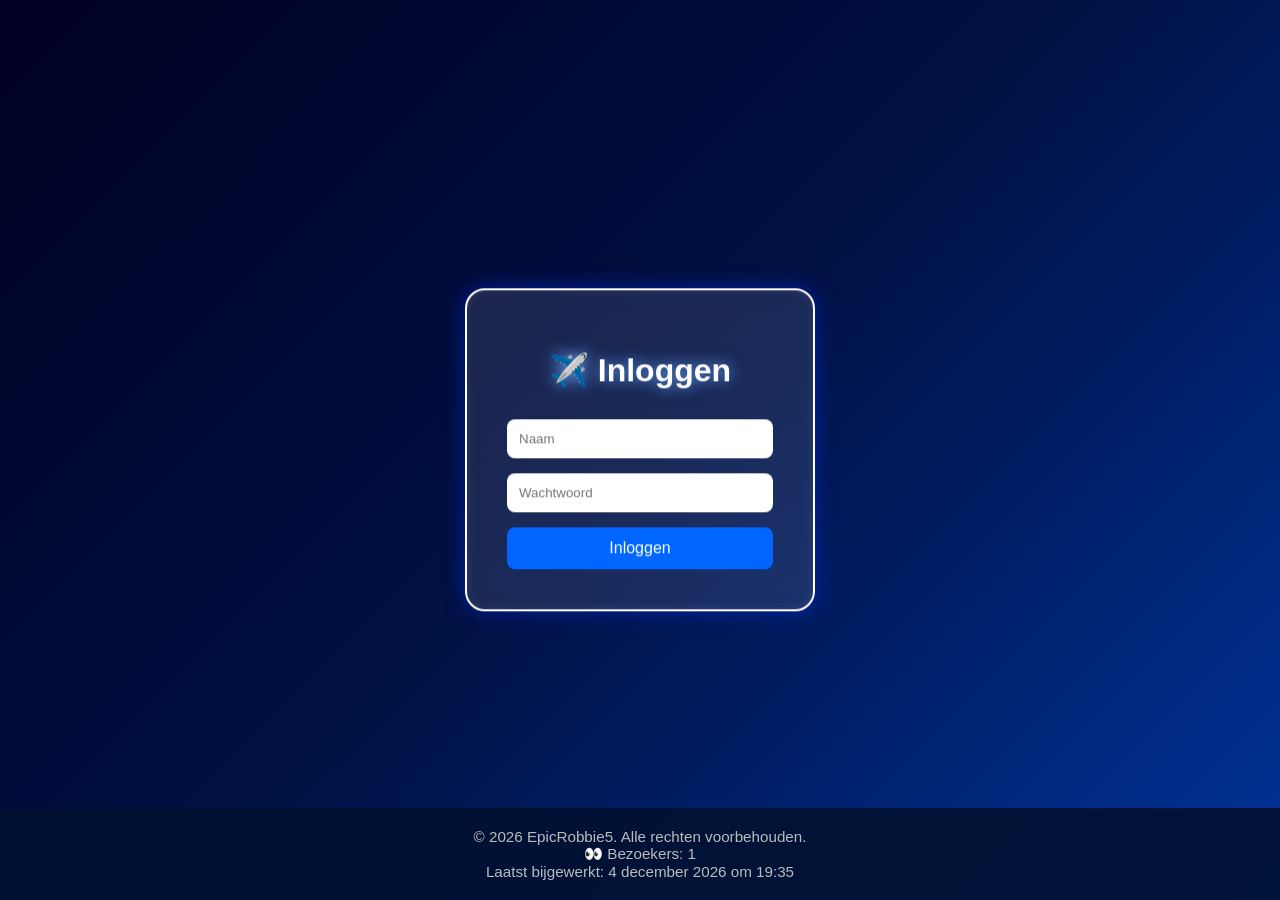
<file: index.html>
<!DOCTYPE html>
<html lang="nl">
<head>
    <meta charset="UTF-8">
    <meta name="viewport" content="width=device-width, initial-scale=1.0">
    <title>Home - Mijn Website</title>
    <link rel="icon" type="image/png" href="favicon.png">
    <link rel="stylesheet" href="style.css">
</head>
<body>
    <script>
    if (
        localStorage.getItem("loggedIn")
        !== "true"
    ) {
        location.href = "login.html";
    }
    </script>
    <div class="topnav">
        <a href="index.html" class="active">Home</a>
        <a href="vliegtuigen.html">Vliegtuigen ✈️</a>
        <a href="helikopters.html">Helikopters</a>
        <a href="over-mij.html">Over mij</a>
        <a href="contact.html">Contact</a>
        <a href="game.html">Game</a>
        <a href="settings.html">Instellingen</a>
        <a class="logoutBtn" href="#" onclick="logout()">Uitloggen</a>
    </div>

    <div class="container">
        <div class="hero">
            <h1>Welkom 👋</h1>
        </div>

        <div class="content">
            <h2>Over deze website</h2>
            <p>Dit is mijn eerste website gebouwd met HTML, CSS en GitHub Pages. Verken de verschillende pagina's om meer over mij en mijn interesses te weten te komen!</p>
            
            <h3>Wat je hier kunt vinden:</h3>
            <ul>
                <li><strong>Vliegtuigen:</strong> Mijn fascinatie voor luchtvaart</li>
                <li><strong>Over mij:</strong> Meer informatie over wie ik ben</li>
                <li><strong>Contact:</strong> Neem contact met me op</li>
            </ul>
            <h3>Heb je tips?</h3>
            <ul>
                <li>GitHub</li>
                <li><a href="contact.html">Contact</a></li>
            </ul>
        </div>
    </div>
    <footer>
        <p>&copy; 2026 EpicRobbie5. Alle rechten voorbehouden.</p>
        <p>👀 Bezoekers: <span id="visits"></span></p>
        <p>Laatst bijgewerkt: <span id="lastUpdate"></span></p>
    </footer>
    <script>
    function logout() {

        localStorage.removeItem(
            "loggedIn"
        );

        location.href = "login.html";
    }
    </script>
    <script>
        const datum = new Date(document.lastModified);

        document.getElementById("lastUpdate").textContent =
            datum.toLocaleString("nl-BE", {
                day: "numeric",
                month: "long",
                year: "numeric",
                hour: "2-digit",
                minute: "2-digit"
            });
    </script>
    <script>
        let visits = localStorage.getItem("visits") || 0;
        visits++;
        localStorage.setItem("visits", visits);
        document.getElementById("visits").textContent = visits;
    </script>
</body>
</html>
</file>
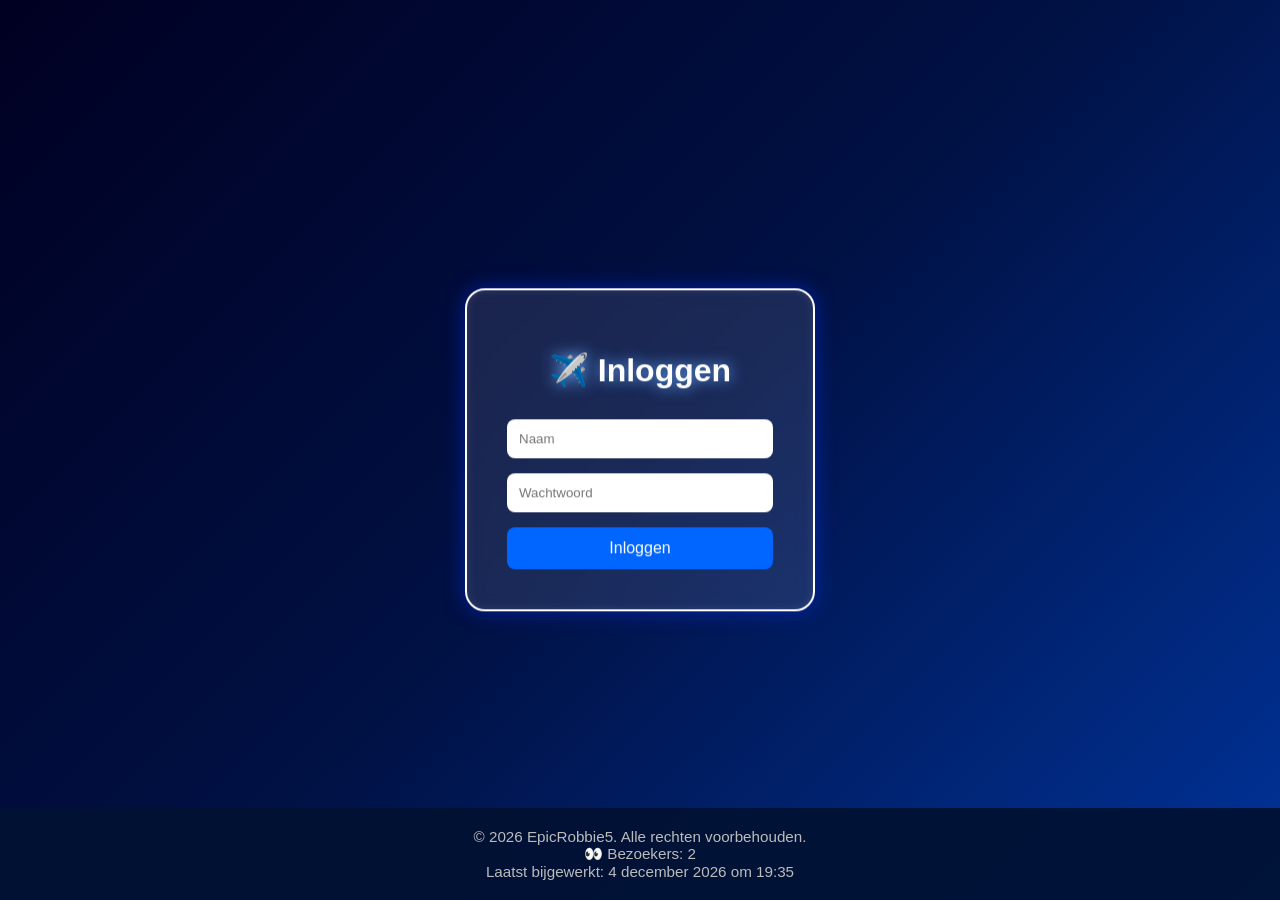
<file: airbus.html>
<!DOCTYPE html>
<html lang="nl">
<head>
    <meta charset="UTF-8">
    <meta name="viewport" content="width=device-width, initial-scale=1.0">
    <title>Airbus - Mijn Website</title>
    <link rel="stylesheet" href="style.css">
</head>
<body>
    <body>
    <script>
    if (
        localStorage.getItem("loggedIn")
        !== "true"
    ) {
        location.href = "login.html";
    }
    </script>
    <div class="topnav">
        <a href="index.html">Home</a>
        <a href="vliegtuigen.html">Vliegtuigen ✈️</a>
        <a href="over-mij.html">Over mij</a>
        <a href="contact.html">Contact</a>
    </div>

    <div class="container">
        <h1>Airbus ✈️</h1>
        
        <div class="content">
            <h2>De Airbus Groep</h2>
            <p>Airbus is een Europese multinational die civiele en militaire vliegtuigen, helikopters en ruimtevaartuigen produceert. Het is een van de grootste luchtvaartfabrikanten ter wereld en een directe concurrent van Boeing.</p>

            <h2>Beroemde Airbus Vliegtuigen</h2>

            <div class="card">
                <h3>🛫 Airbus A380 - Mega Airliner</h3>
                <p><strong>Intro:</strong> 2007</p>
                <p><strong>Passagiers:</strong> Tot 853 passagiers</p>
                <p><strong>Beschrijving:</strong> De Airbus A380 is momenteel het grootste passagiersvliegtuig ter wereld. Dit dubbeldeks langafstandsvliegtuig biedt ongekende capaciteit. Het kan tot 853 passagiers vervoeren in een driedeksconfiguratie. Het A380 is een symbool van luxe en comfort.</p>
            </div>

            <div class="card">
                <h3>🛫 Airbus A350 XWB</h3>
                <p><strong>Intro:</strong> 2015</p>
                <p><strong>Passagiers:</strong> Tot 440 passagiers</p>
                <p><strong>Beschrijving:</strong> De Airbus A350 XWB (Extra Wide Body) is een langafstandsvliegtuig met twee motoren. Het staat bekend om zijn geavanceerde technologie, hoge brandstofefficiëntie en comfort. De A350 concurreert direct met de Boeing 787 Dreamliner.</p>
            </div>

            <div class="card">
                <h3>🛫 Airbus A320</h3>
                <p><strong>Intro:</strong> 1988</p>
                <p><strong>Passagiers:</strong> Tot 194 passagiers</p>
                <p><strong>Beschrijving:</strong> De Airbus A320 is het meest populaire korthaul- en middelhausvliegtuig ter wereld. Dit toesteluig is wijdverbreid en betrouwbaar, met meer dan 10.000 in dienst. Het is het werkpaard van moderne luchtvaartmaatschappijen.</p>
            </div>

            <div class="card">
                <h3>🛫 Airbus A330</h3>
                <p><strong>Intro:</strong> 1992</p>
                <p><strong>Passagiers:</strong> Tot 440 passagiers</p>
                <p><strong>Beschrijving:</strong> De Airbus A330 is een wijdlichaams langafstandsvliegtuig met twee motoren. Het biedt excellent bereik en capaciteit, wat het populair maakt voor langafstandsroutes. De A330 is betrouwbaar en efficiënt.</p>
            </div>

            <div class="card">
                <h3>🛫 Airbus A220</h3>
                <p><strong>Intro:</strong> 2018</p>
                <p><strong>Passagiers:</strong> Tot 160 passagiers</p>
                <p><strong>Beschrijving:</strong> De Airbus A220 is een moderne regionale- en kortehausvliegtuig. Dit toestel staat bekend om zijn lagere brandstofverbruik en lagere geluidsniveaus. Het is een efficiënt en milieuvriendelijk vliegtuig.</p>
            </div>

            <h2>Airbus Feiten</h2>
            <ul>
                <li>🏢 Hoofdzetel in Toulouse, Frankrijk</li>
                <li>📅 Opgericht in 1970</li>
                <li>✈️ Een van de grootste vliegtuigfabrikanten ter wereld</li>
                <li>🌍 Actief in meer dan 180 landen</li>
                <li>💼 Werkt samen met honderden luchtvaartmaatschappijen</li>
                <li>🌱 Gecommitteerd aan duurzaamheid en innovatie</li>
            </ul>

        </div>
        <br></br>
        <div class="content">
            <h2>Terug naar overzicht</h2>
            <p><a href="vliegtuigen.html" style="color: #0066ff; font-weight: bold;">← Terug naar Vliegtuigen</a></p>
        </div>
    </div>

    <footer>
        <p>&copy; 2026 EpicRobbie5. Alle rechten voorbehouden.</p>
    </footer>
</body>
</html>
</file>
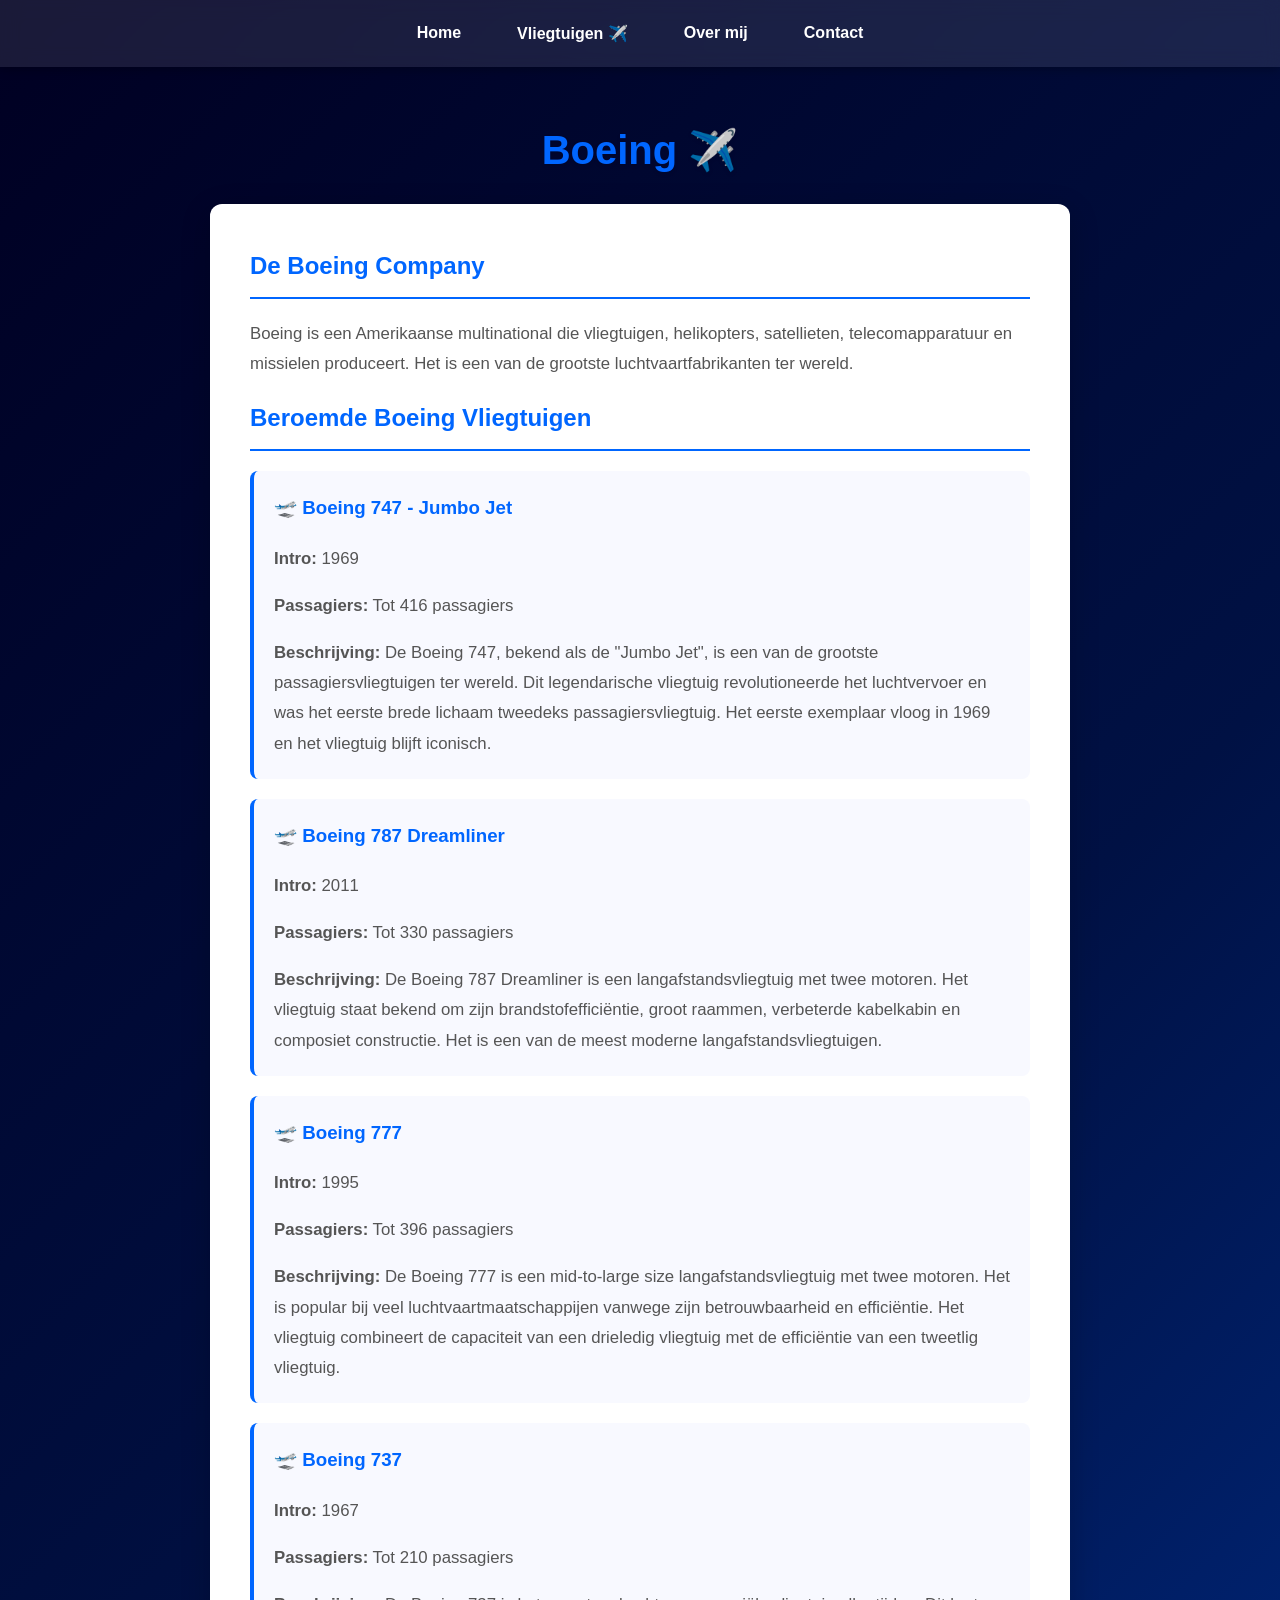
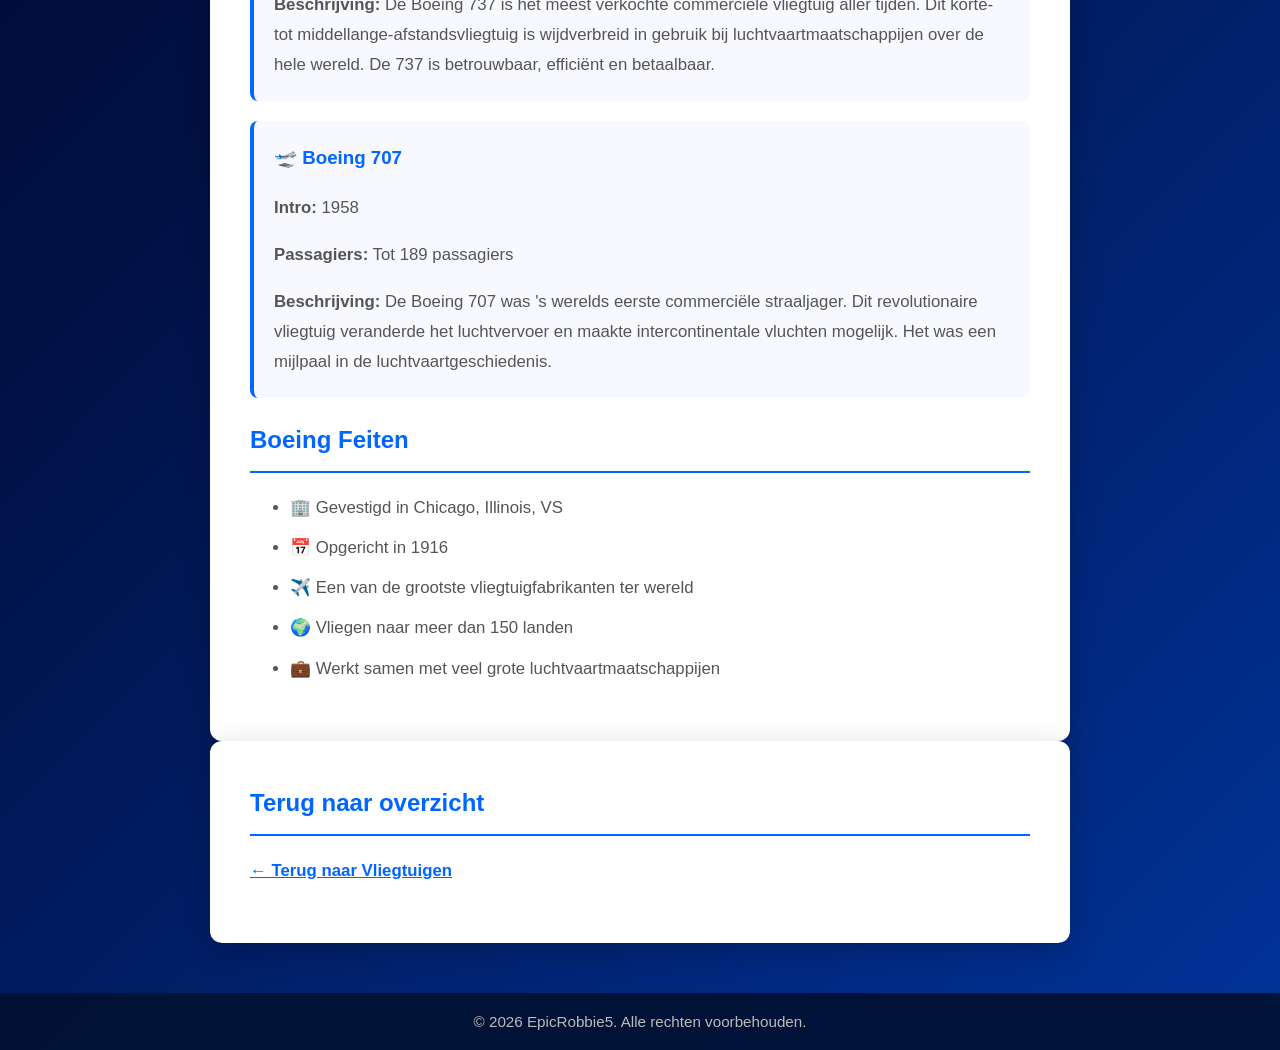
<file: boeing.html>
<!DOCTYPE html>
<html lang="nl">
<head>
    <meta charset="UTF-8">
    <meta name="viewport" content="width=device-width, initial-scale=1.0">
    <title>Boeing - Mijn Website</title>
    <link rel="stylesheet" href="style.css">
</head>
<body>
    <div class="topnav">
        <a href="index.html">Home</a>
        <a href="vliegtuigen.html">Vliegtuigen ✈️</a>
        <a href="over-mij.html">Over mij</a>
        <a href="contact.html">Contact</a>
    </div>

    <div class="container">
        <h1>Boeing ✈️</h1>
        
        <div class="content">
            <h2>De Boeing Company</h2>
            <p>Boeing is een Amerikaanse multinational die vliegtuigen, helikopters, satellieten, telecomapparatuur en missielen produceert. Het is een van de grootste luchtvaartfabrikanten ter wereld.</p>

            <h2>Beroemde Boeing Vliegtuigen</h2>

            <div class="card">
                <h3>🛫 Boeing 747 - Jumbo Jet</h3>
                <p><strong>Intro:</strong> 1969</p>
                <p><strong>Passagiers:</strong> Tot 416 passagiers</p>
                <p><strong>Beschrijving:</strong> De Boeing 747, bekend als de "Jumbo Jet", is een van de grootste passagiersvliegtuigen ter wereld. Dit legendarische vliegtuig revolutioneerde het luchtvervoer en was het eerste brede lichaam tweedeks passagiersvliegtuig. Het eerste exemplaar vloog in 1969 en het vliegtuig blijft iconisch.</p>
            </div>

            <div class="card">
                <h3>🛫 Boeing 787 Dreamliner</h3>
                <p><strong>Intro:</strong> 2011</p>
                <p><strong>Passagiers:</strong> Tot 330 passagiers</p>
                <p><strong>Beschrijving:</strong> De Boeing 787 Dreamliner is een langafstandsvliegtuig met twee motoren. Het vliegtuig staat bekend om zijn brandstofefficiëntie, groot raammen, verbeterde kabelkabin en composiet constructie. Het is een van de meest moderne langafstandsvliegtuigen.</p>
            </div>

            <div class="card">
                <h3>🛫 Boeing 777</h3>
                <p><strong>Intro:</strong> 1995</p>
                <p><strong>Passagiers:</strong> Tot 396 passagiers</p>
                <p><strong>Beschrijving:</strong> De Boeing 777 is een mid-to-large size langafstandsvliegtuig met twee motoren. Het is popular bij veel luchtvaartmaatschappijen vanwege zijn betrouwbaarheid en efficiëntie. Het vliegtuig combineert de capaciteit van een drieledig vliegtuig met de efficiëntie van een tweetlig vliegtuig.</p>
            </div>

            <div class="card">
                <h3>🛫 Boeing 737</h3>
                <p><strong>Intro:</strong> 1967</p>
                <p><strong>Passagiers:</strong> Tot 210 passagiers</p>
                <p><strong>Beschrijving:</strong> De Boeing 737 is het meest verkochte commerciële vliegtuig aller tijden. Dit korte- tot middellange-afstandsvliegtuig is wijdverbreid in gebruik bij luchtvaartmaatschappijen over de hele wereld. De 737 is betrouwbaar, efficiënt en betaalbaar.</p>
            </div>

            <div class="card">
                <h3>🛫 Boeing 707</h3>
                <p><strong>Intro:</strong> 1958</p>
                <p><strong>Passagiers:</strong> Tot 189 passagiers</p>
                <p><strong>Beschrijving:</strong> De Boeing 707 was 's werelds eerste commerciële straaljager. Dit revolutionaire vliegtuig veranderde het luchtvervoer en maakte intercontinentale vluchten mogelijk. Het was een mijlpaal in de luchtvaartgeschiedenis.</p>
            </div>

            <h2>Boeing Feiten</h2>
            <ul>
                <li>🏢 Gevestigd in Chicago, Illinois, VS</li>
                <li>📅 Opgericht in 1916</li>
                <li>✈️ Een van de grootste vliegtuigfabrikanten ter wereld</li>
                <li>🌍 Vliegen naar meer dan 150 landen</li>
                <li>💼 Werkt samen met veel grote luchtvaartmaatschappijen</li>
            </ul>
        </div>

        <div class="content">
            <h2>Terug naar overzicht</h2>
            <p><a href="vliegtuigen.html" style="color: #0066ff; font-weight: bold;">← Terug naar Vliegtuigen</a></p>
        </div>
    </div>

    <footer>
        <p>&copy; 2026 EpicRobbie5. Alle rechten voorbehouden.</p>
    </footer>
</body>
</html>
</file>
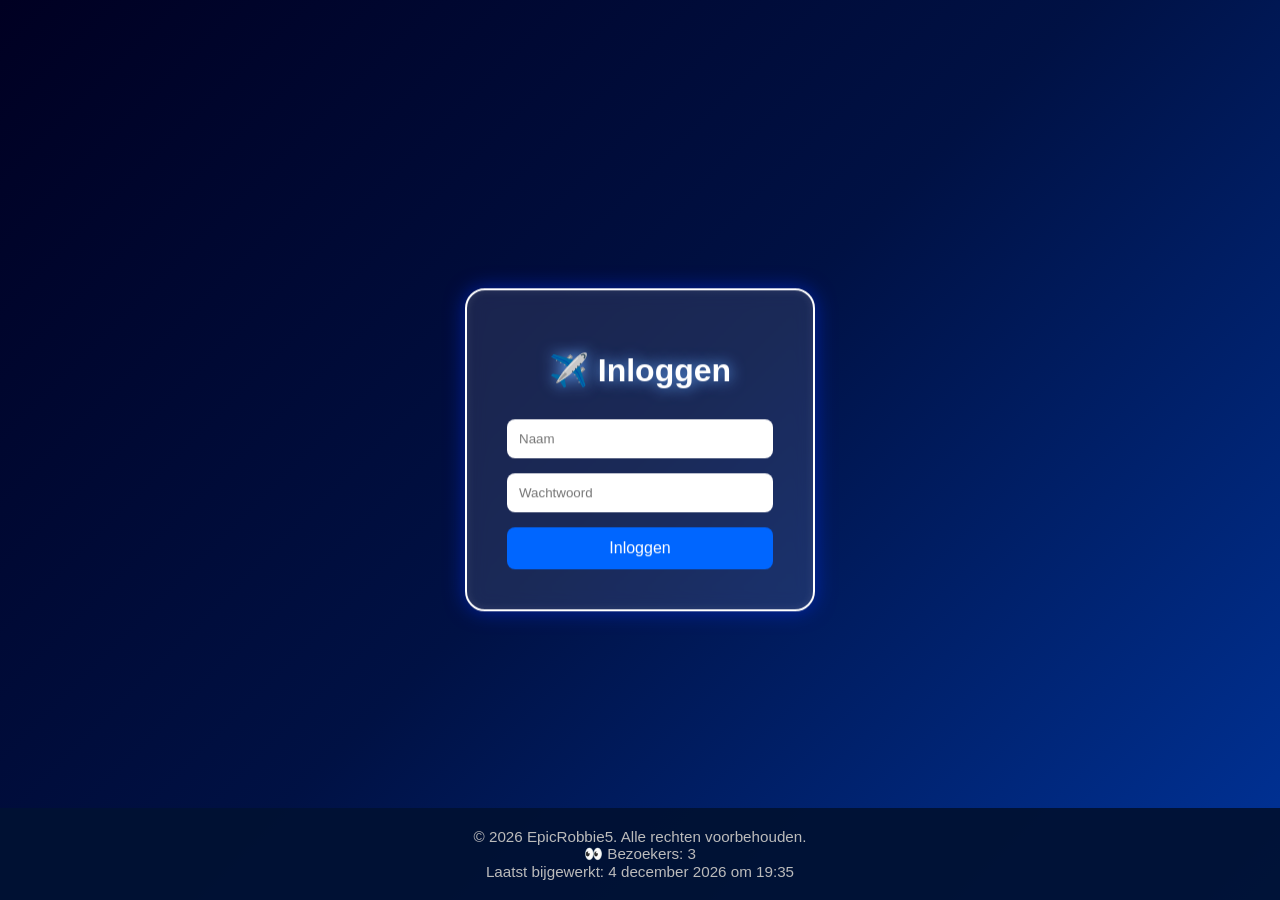
<file: comparison.html>
<!DOCTYPE html>
<html lang="nl">
<head>
    <meta charset="UTF-8">
    <meta name="viewport" content="width=device-width, initial-scale=1.0">
    <title>Airbus VS Boeing - Mijn Website</title>
    <link rel="stylesheet" href="style.css">
</head>
<body>
    <script>
    if (
        localStorage.getItem("loggedIn")
        !== "true"
    ) {
        location.href = "login.html";
    }
    </script>
    <div class="topnav">
        <a href="index.html">Home</a>
        <a href="vliegtuigen.html">Vliegtuigen ✈️</a>
        <a href="helikopters.html">Helikopters</a>
        <a href="over-mij.html">Over mij</a>
        <a href="contact.html">Contact</a>
    </div>

    <div class="container">
        <h1>Airbus VS Boeing 🆚</h1>
        
        <div class="content">
            <h2>De Grote Luchtvaart Rivaliteit</h2>
            <p>Airbus en Boeing zijn de twee grootste vliegtuigfabrikanten ter wereld. Ze concurreren hard om marktaandeel, innovatie en kwaliteit. Hier is een gedetailleerde vergelijking:</p>

            <h2>Bedrijfsgegevens</h2>
            <table style="width: 100%; border-collapse: collapse; margin: 20px 0;">
                <tr style="background: #f0f4ff;">
                    <th style="border: 1px solid #ddd; padding: 12px; text-align: left;">Aspect</th>
                    <th style="border: 1px solid #ddd; padding: 12px; text-align: left;">Airbus</th>
                    <th style="border: 1px solid #ddd; padding: 12px; text-align: left;">Boeing</th>
                </tr>
                <tr>
                    <td style="border: 1px solid #ddd; padding: 12px; font-weight: bold;">🏢 Locatie</td>
                    <td style="border: 1px solid #ddd; padding: 12px;">Toulouse, Frankrijk</td>
                    <td style="border: 1px solid #ddd; padding: 12px;">Chicago, USA</td>
                </tr>
                <tr style="background: #f8f9ff;">
                    <td style="border: 1px solid #ddd; padding: 12px; font-weight: bold;">📅 Opgericht</td>
                    <td style="border: 1px solid #ddd; padding: 12px;">1970</td>
                    <td style="border: 1px solid #ddd; padding: 12px;">1916</td>
                </tr>
                <tr>
                    <td style="border: 1px solid #ddd; padding: 12px; font-weight: bold;">🌍 Regio</td>
                    <td style="border: 1px solid #ddd; padding: 12px;">Europees Consortium</td>
                    <td style="border: 1px solid #ddd; padding: 12px;">Amerikaanse Multinational</td>
                </tr>
                <tr style="background: #f8f9ff;">
                    <td style="border: 1px solid #ddd; padding: 12px; font-weight: bold;">💼 Medewerkers</td>
                    <td style="border: 1px solid #ddd; padding: 12px;">~135.000</td>
                    <td style="border: 1px solid #ddd; padding: 12px;">~142.000</td>
                </tr>
            </table>

            <h2>Vergelijking van Populaire Modellen</h2>
            <table style="width: 100%; border-collapse: collapse; margin: 20px 0;">
                <tr style="background: #f0f4ff;">
                    <th style="border: 1px solid #ddd; padding: 12px; text-align: left;">Categorie</th>
                    <th style="border: 1px solid #ddd; padding: 12px; text-align: left;">Airbus</th>
                    <th style="border: 1px solid #ddd; padding: 12px; text-align: left;">Boeing</th>
                </tr>
                <tr>
                    <td style="border: 1px solid #ddd; padding: 12px; font-weight: bold;">🛫 Mega Airliner</td>
                    <td style="border: 1px solid #ddd; padding: 12px;">A380 (853 pax)</td>
                    <td style="border: 1px solid #ddd; padding: 12px;">747 (416 pax)</td>
                </tr>
                <tr style="background: #f8f9ff;">
                    <td style="border: 1px solid #ddd; padding: 12px; font-weight: bold;">🌍 Langafstand</td>
                    <td style="border: 1px solid #ddd; padding: 12px;">A350 XWB (440 pax)</td>
                    <td style="border: 1px solid #ddd; padding: 12px;">787 Dreamliner (330 pax)</td>
                </tr>
                <tr>
                    <td style="border: 1px solid #ddd; padding: 12px; font-weight: bold;">✈️ Populair Model</td>
                    <td style="border: 1px solid #ddd; padding: 12px;">A320 (194 pax)</td>
                    <td style="border: 1px solid #ddd; padding: 12px;">737 (210 pax)</td>
                </tr>
                <tr style="background: #f8f9ff;">
                    <td style="border: 1px solid #ddd; padding: 12px; font-weight: bold;">📊 Meest Verkocht</td>
                    <td style="border: 1px solid #ddd; padding: 12px;">A320 Familie (10.000+)</td>
                    <td style="border: 1px solid #ddd; padding: 12px;">737 Familie (10.000+)</td>
                </tr>
            </table>

            <h2>Voordelen van Airbus</h2>
            <div class="card">
                <ul>
                    <li>✈️ A380 is het grootste passagiersvliegtuig (beter voor hub-systemen)</li>
                    <li>🌍 Sterke aanwezigheid in Europa en Azië</li>
                    <li>🔧 Geavanceerde fly-by-wire technologie</li>
                    <li>💺 Rummere cabine (A320 vs 737)</li>
                    <li>🌱 Focus op duurzaamheid</li>
                    <li>📈 Consistent winstgevend</li>
                </ul>
            </div>

            <h2>Voordelen van Boeing</h2>
            <div class="card">
                <ul>
                    <li>✈️ Langer in het bedrijf (meer ervaring)</li>
                    <li>🌎 Sterke aanwezigheid in Noord-Amerika</li>
                    <li>🎯 787 Dreamliner - geavanceerde composiet constructie</li>
                    <li>⚡ Innovatieve technologie en motor's</li>
                    <li>🔋 Hoge brandstofefficiëntie (787)</li>
                    <li>🛫 Iconische modellen (747, 777)</li>
                </ul>
            </div>

            <h2>Marktaandeel & Statistieken</h2>
            <div class="card">
                <h3>💼 Commerciële Verkopen (2023)</h3>
                <ul>
                    <li>Airbus: ~500 leveringen</li>
                    <li>Boeing: ~340 leveringen</li>
                </ul>
            </div>

            <div class="card">
                <h3>📊 Orderboekstand</h3>
                <ul>
                    <li>Airbus: ~8.000+ bestellingen in backlog</li>
                    <li>Boeing: ~5.000+ bestellingen in backlog</li>
                </ul>
            </div>

            <h2>De Toekomst</h2>
            <div class="card">
                <p><strong>Duurzaamheid:</strong> Beide bedrijven investeren in duurzame brandstoffen (SAF - Sustainable Aviation Fuel) en elektrische/hybride propulsie.</p>
                <p><strong>Innovatie:</strong> Concurrentie drijft innovatie - snellere ontwikkeling van efficiëntere vliegtuigen.</p>
                <p><strong>Marktvraag:</strong> Met groeiende vraag naar luchtvervoer, hebben beide bedrijven sterke groeiperspectieven.</p>
                <p><strong>Technologie:</strong> AI en automatisering zullen de toekomstige vliegtuigontwerpen bepalen.</p>
            </div>

            <h2>Conclusie</h2>
            <div class="card">
                <p>Zowel Airbus als Boeing zijn wereldklasse vliegtuigfabrikanten. Airbus is sterker in Europa/Azië, Boeing in Noord-Amerika. Beide hebben hun sterke punten:</p>
                <ul>
                    <li>🏆 <strong>Airbus:</strong> Groter, meer innovatief, beter marktaandeel</li>
                    <li>🏆 <strong>Boeing:</strong> Langer ervaring, iconische modellen, sterke technologie</li>
                </ul>
                <p>Uiteindelijk concurreren ze beide op kwaliteit, veiligheid en customer service - wat goed is voor passagiers en luchtvaartmaatschappijen!</p>
            </div>
        </div>
        <br></br>
        <div class="content">
            <h2>Terug naar overzicht</h2>
            <p><a href="vliegtuigen.html" style="color: #0066ff; font-weight: bold;">← Terug naar Vliegtuigen</a></p>
        </div>
    </div>

    <footer>
        <p>&copy; 2026 EpicRobbie5. Alle rechten voorbehouden.</p>
    </footer>
</body>
</html>
</file>
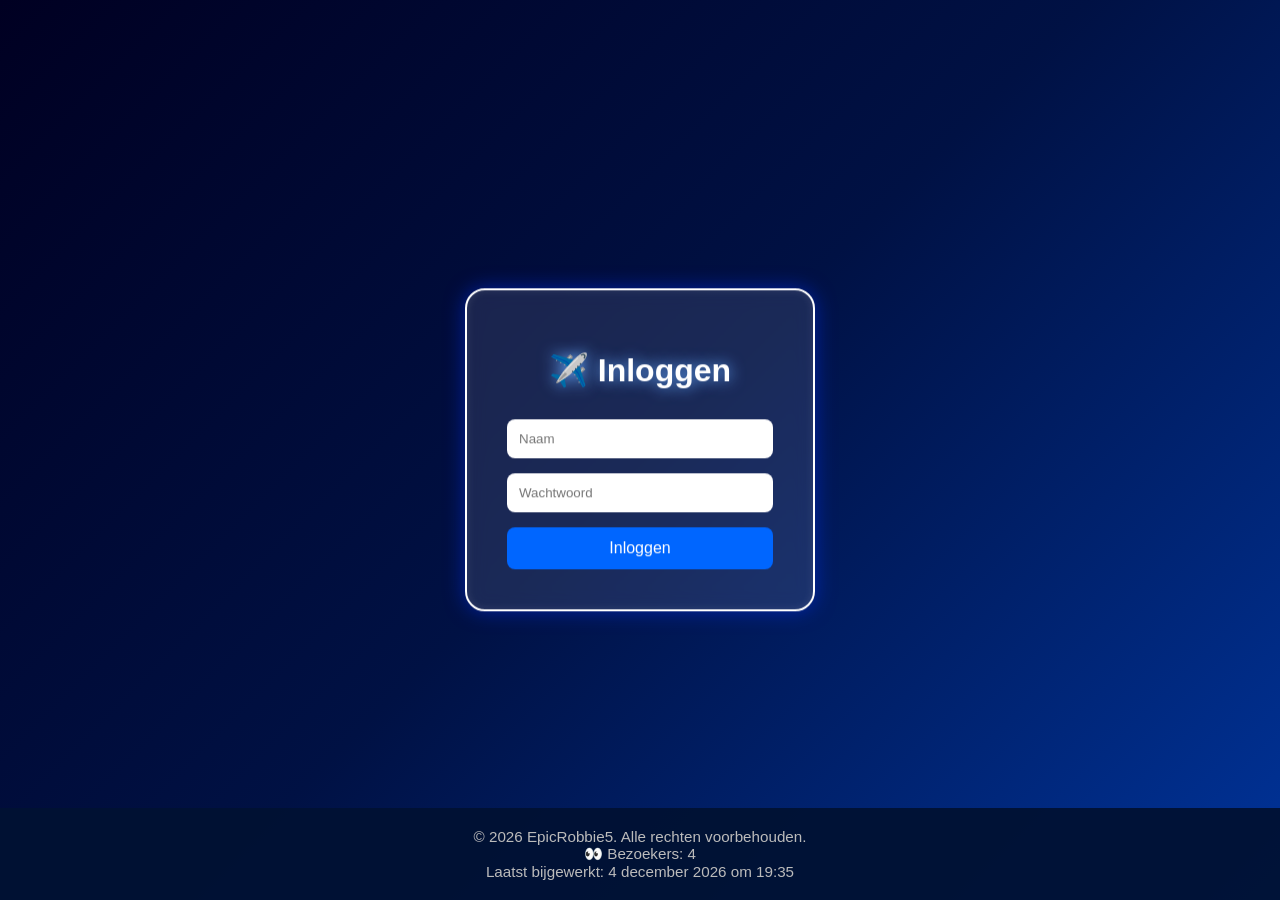
<file: concorde.html>
<!DOCTYPE html>
<html lang="nl">
<head>
    <meta charset="UTF-8">
    <meta name="viewport" content="width=device-width, initial-scale=1.0">
    <title>Concorde - Mijn Website</title>
    <link rel="stylesheet" href="style.css">
</head>
<body>
    <script>
    if (
        localStorage.getItem("loggedIn")
        !== "true"
    ) {
        location.href = "login.html";
    }
    </script>
    <div class="topnav">
        <a href="index.html">Home</a>
        <a href="vliegtuigen.html">Vliegtuigen ✈️</a>
        <a href="helikopters.html">Helikopters</a>
        <a href="over-mij.html">Over mij</a>
        <a href="contact.html">Contact</a>
    </div>

    <div class="container">
        <h1 class="hidden">Concorde 🚀</h1>
        
        <div class="content">
            <h2 class="hidden">Het Supersonische Wonder</h2>
            <p class="hidden">De Concorde was een Europees-Amerikaans supersonisch passagiersvliegtuig dat twee keer de geluidssnelheid kon bereiken. Het was een revolutionaire prestatie in de luchtvaart en blijft een icoon van innovation.</p>

            <div class="card">
                <h3 class="hidden">📊 Basisgegevens</h3>
                <table class="hidden" style="width: 100%; border-collapse: collapse;">
                    <tr style="background: #f0f4ff;">
                        <td style="border: 1px solid #ddd; padding: 10px; font-weight: bold;">Eerste vlucht:</td>
                        <td style="border: 1px solid #ddd; padding: 10px;">29 maart 1969</td>
                    </tr>
                    <tr>
                        <td style="border: 1px solid #ddd; padding: 10px; font-weight: bold;">Maximale snelheid:</td>
                        <td style="border: 1px solid #ddd; padding: 10px;">Mach 2.04 (2.179 km/u)</td>
                    </tr>
                    <tr style="background: #f0f4ff;">
                        <td style="border: 1px solid #ddd; padding: 10px; font-weight: bold;">Passagiers:</td>
                        <td style="border: 1px solid #ddd; padding: 10px;">100-120 passagiers</td>
                    </tr>
                    <tr>
                        <td style="border: 1px solid #ddd; padding: 10px; font-weight: bold;">Bereik:</td>
                        <td style="border: 1px solid #ddd; padding: 10px;">5.943 km</td>
                    </tr>
                    <tr style="background: #f0f4ff;">
                        <td style="border: 1px solid #ddd; padding: 10px; font-weight: bold;">Productie:</td>
                        <td style="border: 1px solid #ddd; padding: 10px;">1969-1973 (20 vliegtuigen gebouwd)</td>
                    </tr>
                    <tr>
                        <td style="border: 1px solid #ddd; padding: 10px; font-weight: bold;">Operatie:</td>
                        <td style="border: 1px solid #ddd; padding: 10px;">1976-2003</td>
                    </tr>
                </table>
            </div>

            <h2 class="hidden">🌟 Revolutionaire Kenmerken</h2>

            <div class="card">
                <h3 class="hidden">⚡ Supersonische Snelheid</h3>
                <p class="hidden">De Concorde was het enige commerciële supersonische passagiersvliegtuig ooit gebouwd. Het kon twee keer de geluidssnelheid bereiken (Mach 2), wat betekent dat het sneller was dan een kogel!</p>
            </div>

            <div class="card">
                <h3 class="hidden">🛫 Trans-Atlantische Vlucht</h3>
                <p class="hidden">De Concorde kon in slechts <strong>3,5 uur</strong> van Londen naar New York vliegen. Een normale vlucht duurt ongeveer 7-8 uur. Dit was een ongelooflijke tijdsbesparing!</p>
            </div>

            <div class="card">
                <h3 class="hidden">🔥 Hitteweerstand</h3>
                <p class="hidden">Door de extreme snelheid werd de neus van het vliegtuig tot meer dan 120°C verhit. Speciale materialen en een geavanceerde koelsysteem waren nodig om dit aan te kunnen.</p>
            </div>

            <div class="card">
                <h3 class="hidden">🎯 Geavanceerde Technologie</h3>
                <p class="hidden">De Concorde gebruikte fly-by-wire technologie en geavanceerde aerodynamica. Het was een meesterwerk van engineering en innovatie.</p>
            </div>

            <h2 class="hidden">✈️ Operationele Details</h2>

            <div class="card">
                <h3 class="hidden">🛤️ Routekaart</h3>
                <ul class="hidden">
                    <li class="hidden"><strong>Londen-New York:</strong> Primaire route (3,5 uur)</li>
                    <li class="hidden"><strong>Parijs-New York:</strong> Tweede populaire route</li>
                    <li class="hidden">Chartervluchten naar andere bestemmingen</li>
                    <li class="hidden">Slechts twee luchtvaartmaatschappijen opereerden de Concorde: British Airways en Air France</li>
                </ul>
            </div>

            <div class="card">
                <h3 class="hidden">💰 Luxe en Comfort</h3>
                <ul class="hidden">
                    <li class="hidden">Slechts 100-120 passagiers (zeer exclusief)</li>
                    <li class="hidden">Caviar en champagne aan boord</li>
                    <li class="hidden">Gourmet maaltijden</li>
                    <li class="hidden">Eerste-klasservice voor iedereen</li>
                    <li class="hidden">Kaarten met het moment van "breaking the sound barrier"</li>
                </ul>
            </div>

            <h2 class="hidden">📉 Einde van een Era</h2>

            <div class="card">
                <h3 class="hidden">Waarom werd de Concorde buiten bedrijf gesteld?</h3>
                <ul class="hidden">
                    <li class="hidden">🔊 <strong>Geluidsoverlast:</strong> De sonic booms waren extreem luid en scadelijk voor het milieu</li>
                    <li class="hidden">💸 <strong>Operationele Kosten:</strong> Zeer duur om te onderhouden en te exploiteren</li>
                    <li class="hidden">⚠️ <strong>Veiligheid:</strong> Crash op 25 juli 2000 in Parijs (113 doden)</li>
                    <li class="hidden">🛫 <strong>9/11 Impact:</strong> Dalende passagierscijfers na terroristische aanslagen</li>
                    <li class="hidden">♻️ <strong>Milieu:</strong> Hoge brandstofverbruik en emissies</li>
                </ul>
            </div>

            <div class="card" style="background: #fff3e0; border-left: 4px solid #ff9800;">
                <h3 class="hidden">⚠️ Het Rampjaar 2000</h3>
                <p class="hidden">Op 25 juli 2000 stortte Air France-vlucht 4590 neer nabij Parijs, wat leidde tot 113 doden. Dit was de enige dodelijke crash van een Concorde en had grote gevolgen voor het vertrouwen in het vliegtuig. De oorzaak was een beschadigd band die debri op de landingsbaan achterliet.</p>
            </div>

            <h2 class="hidden">🏆 Erfenis</h2>

            <div class="card">
                <h3 class="hidden">Waarom blijft de Concorde Iconisch?</h3>
                <ul class="hidden">
                    <li class="hidden">🚀 Het enige commerciële supersonische vliegtuig</li>
                    <li class="hidden">🔬 Toonaangevende technologie en innovatie</li>
                    <li class="hidden">✨ Symbol van menselijke ambition en vooruitgang</li>
                    <li class="hidden">🎨 Uniek en herkenbaar design</li>
                    <li class="hidden">📚 Onvergetelijke ervaring voor passagiers</li>
                    <li class="hidden">🌍 Geïnspireerd toekomstige vliegtuigontwerpers</li>
                </ul>
            </div>

            <h2 class="hidden">🔮 Toekomst van Supersonische Vlucht</h2>

            <div class="card">
                <p class="hidden">Hoewel de Concorde voorbij is, zijn er nieuwe projecten om commerciële supersonische vluchten terug te brengen:</p>
                <ul class="hidden">
                    <li class="hidden">🛫 <strong>Boom Supersonic:</strong> Aan het werken aan de Overture (Mach 1.7)</li>
                    <li class="hidden">🛫 <strong>Hermeus:</strong> Hypersonisch vliegtuig (Mach 5+)</li>
                    <li class="hidden">⚡ <strong>Elektrische Propulsie:</strong> Duurzamere supersonische vliegtuigen</li>
                </ul>
            </div>
        </div>
        <br><br>
        <div class="content">
            <h2 class="hidden">Terug naar overzicht</h2>
            <p class="hidden"><a href="vliegtuigen.html" style="color: #0066ff; font-weight: bold;">← Terug naar Vliegtuigen</a></p>
        </div>
    </div>

    <footer>
        <p>&copy; 2026 EpicRobbie5. Alle rechten voorbehouden.</p>
    </footer>
    <script>
        const observer = new IntersectionObserver((entries) => {
            entries.forEach(entry => {
                if (entry.isIntersecting) {
                    entry.target.classList.add("show");
                }
            });
        });

        document.querySelectorAll(".hidden").forEach(el => {
            observer.observe(el);
        });
</script>
</body>
</html>
</file>
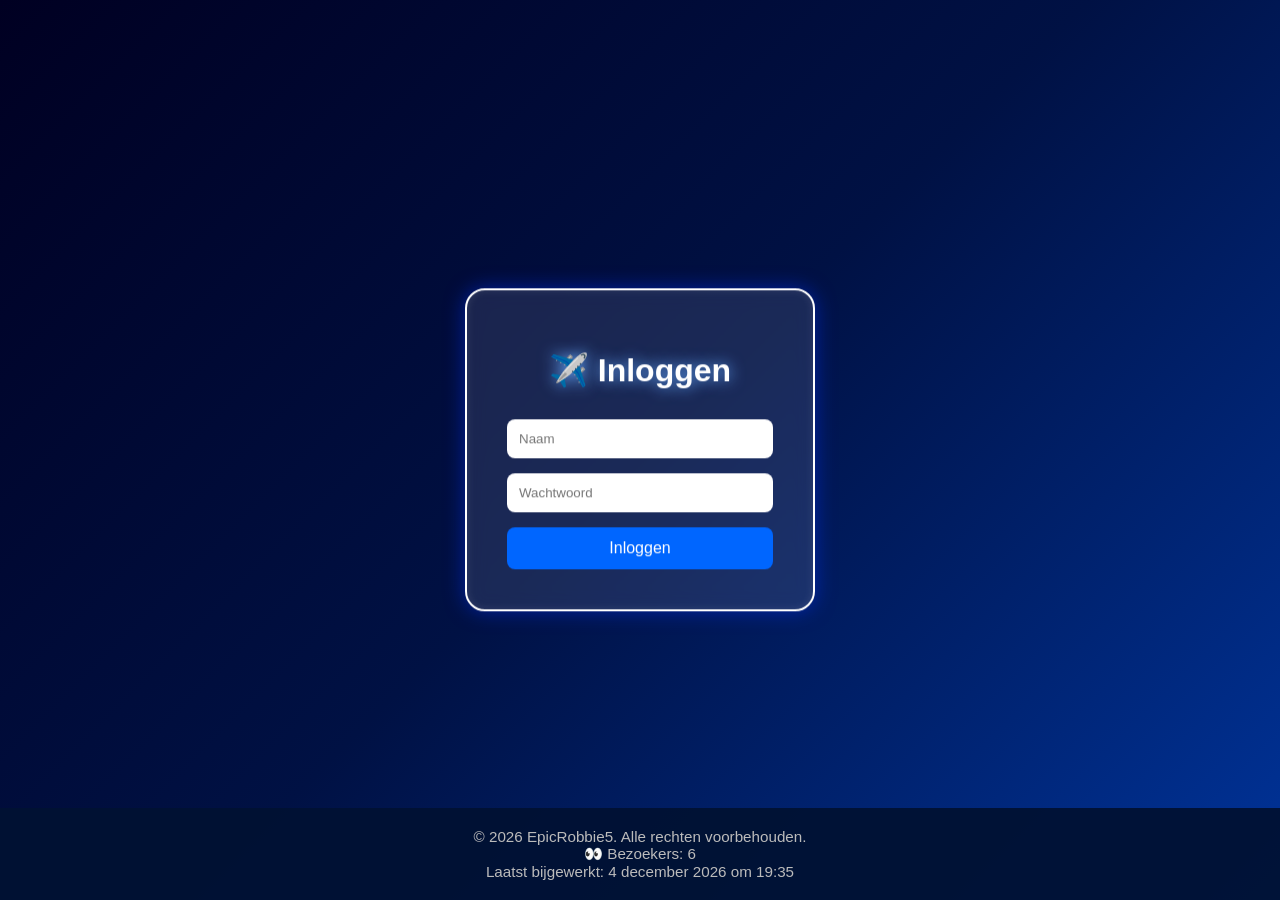
<file: game.html>
<!DOCTYPE html>
<html lang="nl">
<head>
    <meta charset="UTF-8">
    <meta name="viewport" content="width=device-width, initial-scale=1.0">
    <title>✈️ Vliegtuigspel - Mijn website</title>
    <link rel="stylesheet" href="style.css">
</head>
<body>

<script>
if (localStorage.getItem("loggedIn") !== "true") {
    location.href = "login.html";
}
</script>

<div class="topnav">
    <a href="index.html">Home</a>
    <a href="vliegtuigen.html">Vliegtuigen ✈️</a>
    <a href="helikopters.html">Helikopters</a>
    <a href="over-mij.html">Over mij</a>
    <a href="contact.html">Contact</a>
</div>

<h1>✈️ Vliegtuigspel Deluxe</h1>

<p>
    Score: <span id="score">0</span> |
    Highscore: <span id="highscore">0</span>
</p>

<div id="game">
    <div id="plane">✈️</div>
</div>

<script>
const game = document.getElementById("game");
const plane = document.getElementById("plane");
const scoreElement = document.getElementById("score");
const highscoreElement = document.getElementById("highscore");

let planeX = 260;
let score = 0;
let gameRunning = true;
let cloudSpeed = 5;

const highscore = localStorage.getItem("highscore") || 0;
highscoreElement.textContent = highscore;

plane.style.left = planeX + "px";

document.addEventListener("keydown", (event) => {

    if (!gameRunning) return;

    if (event.key === "ArrowLeft") {
        planeX = Math.max(0, planeX - 25);
    }

    if (event.key === "ArrowRight") {
        planeX = Math.min(520, planeX + 25);
    }

    plane.style.left = planeX + "px";
});

function gameOver() {

    gameRunning = false;

    const currentHighscore =
        Number(localStorage.getItem("highscore") || 0);

    if (score > currentHighscore) {
        localStorage.setItem("highscore", score);
    }

    alert("💥 Game Over!\\nScore: " + score);

    location.reload();
}

function createCloud() {

    if (!gameRunning) return;

    const cloud = document.createElement("div");

    cloud.className = "cloud";
    cloud.textContent = "☁️";

    cloud.style.position = "absolute";
    cloud.style.fontSize = "80px";
    cloud.style.left = Math.random() * 500 + "px";
    cloud.style.top = "-80px";

    game.appendChild(cloud);

    let y = -80;

    const interval = setInterval(() => {

        if (!gameRunning) {
            clearInterval(interval);
            return;
        }

        y += cloudSpeed;
        cloud.style.top = y + "px";

        const planeRect = plane.getBoundingClientRect();
        const cloudRect = cloud.getBoundingClientRect();

        if (
            planeRect.left < cloudRect.right &&
            planeRect.right > cloudRect.left &&
            planeRect.top < cloudRect.bottom &&
            planeRect.bottom > cloudRect.top
        ) {
            clearInterval(interval);
            gameOver();
        }

        if (y > 550) {
            cloud.remove();
            clearInterval(interval);
        }

    }, 20);
}

setInterval(() => {

    if (!gameRunning) return;

    score++;
    scoreElement.textContent = score;

    if (score % 15 === 0) {
        cloudSpeed += 0.5;
    }

}, 1000);

function spawnClouds() {

    if (!gameRunning) return;

    createCloud();

    const delay =
        Math.max(300, 1000 - score * 5);

    setTimeout(spawnClouds, delay);
}

spawnClouds();

</script>

</body>
</html>
</file>
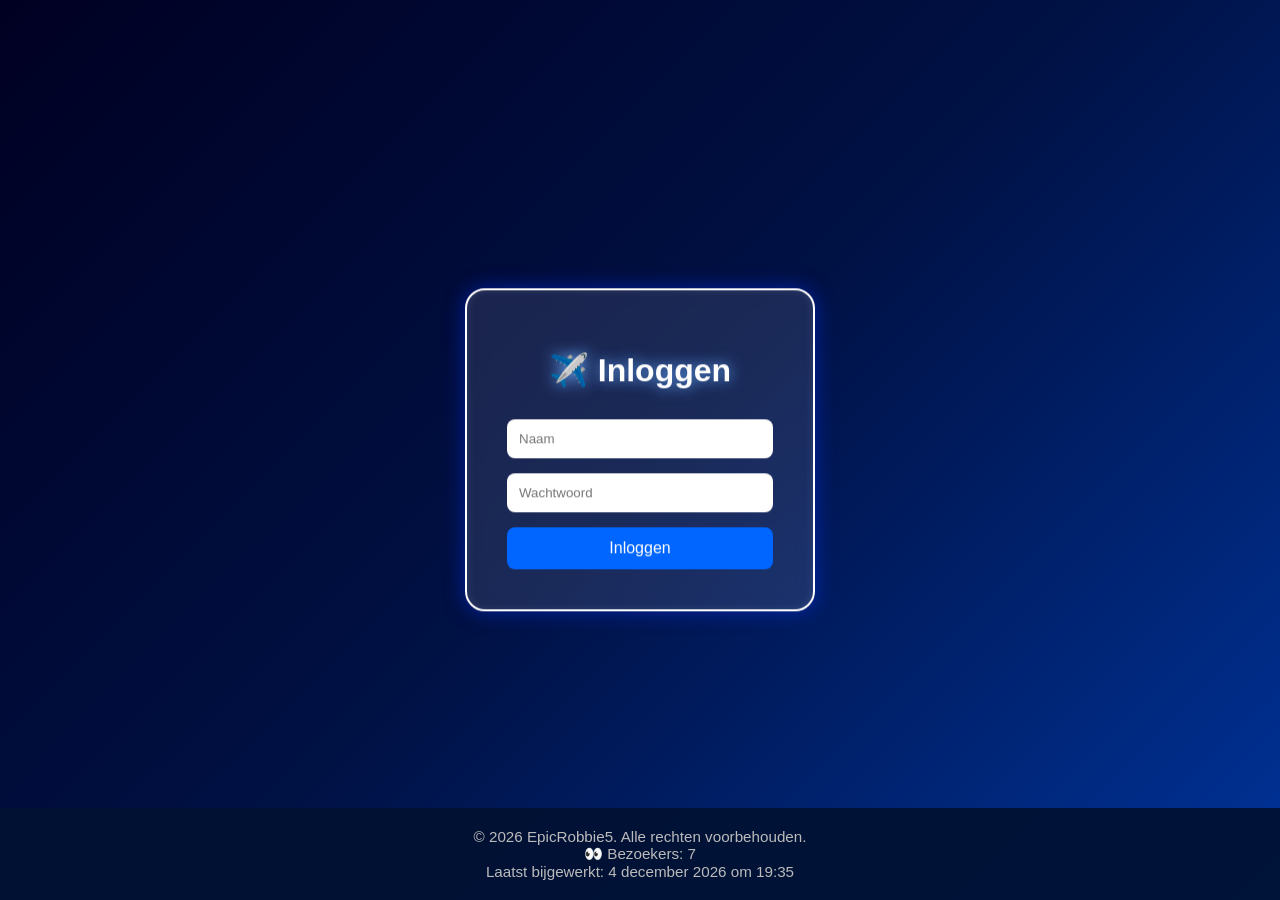
<file: helikopters.html>
<!DOCTYPE html>
<html lang="nl">
<head>
    <meta charset="UTF-8">
    <meta name="viewport" content="width=device-width, initial-scale=1.0">
    <title>Helikopters - Mijn Website</title>
    <link rel="stylesheet" href="style.css">
</head>
<body>
    <script>
    if (
        localStorage.getItem("loggedIn")
        !== "true"
    ) {
        location.href = "login.html";
    }
    </script>
    <div class="topnav">
        <a href="index.html">Home</a>
        <a href="vliegtuigen.html">Vliegtuigen ✈️</a>
        <a href="helikopters.html" class="active">Helikopters</a>
        <a href="over-mij.html">Over mij</a>
        <a href="contact.html">Contact</a>
    </div>

    <div class="container">
        <div class="hero">
            <h1>Helikopters</h1>
        </div>
        <div class="content">
            <h2>De wonderlijke wereld van propellors</h2>
            <p>Enkele helikopters:</p>

            <div class="card">
                <h3>Bell UH-1 Iroquois</h3>
                <p>De Bell UH-1 Iroquois, beter bekend als de "Huey", werd beroemd tijdens de Vietnamoorlog. Deze veelzijdige helikopter werd gebruikt voor troepentransport, medische evacuaties en bevoorrading. Het karakteristieke geluid van zijn rotor is wereldwijd herkenbaar.</p>
            </div>

            <div class="card">
                <h3>Boeing CH-47 Chinook</h3>
                <p>De CH-47 Chinook is een zware transporthelikopter met twee grote rotoren. Hij kan voertuigen, vracht en tientallen soldaten vervoeren. Dankzij zijn grote laadvermogen wordt hij door veel landen gebruikt.</p>
            </div>

            <div class="card">
                <h3>Sikorsky UH-60 Black Hawk</h3>
                <p>De UH-60 Black Hawk is een moderne militaire helikopter die bekendstaat om zijn snelheid, betrouwbaarheid en veelzijdigheid. Hij wordt ingezet voor transport, reddingsoperaties en speciale missies.</p>
            </div>

            <div class="card">
                <h3>Mil Mi-24</h3>
                <p>De Mil Mi-24, ook bekend als de "Hind", is een Russische gevechtshelikopter die zwaar bewapend is. Uniek is dat hij naast wapens ook een kleine groep soldaten kan vervoeren. Hij wordt al sinds de jaren 70 gebruikt en is nog steeds actief in verschillende landen.</p>
            </div>
        </div>
        <br></br>
        <div class="content">
            <h2>Leuk weetje!</h2>
            <p>De grootste seriegebouwde helikopter ter wereld is de Mil Mi-26. Deze gigant kan zelfs andere helikopters optillen en vervoeren!</p>
        </div>
    </div>

    <footer>
        <p>&copy; 2026 EpicRobbie5. Alle rechten voorbehouden.</p>
    </footer>
</body>
</html>
</file>
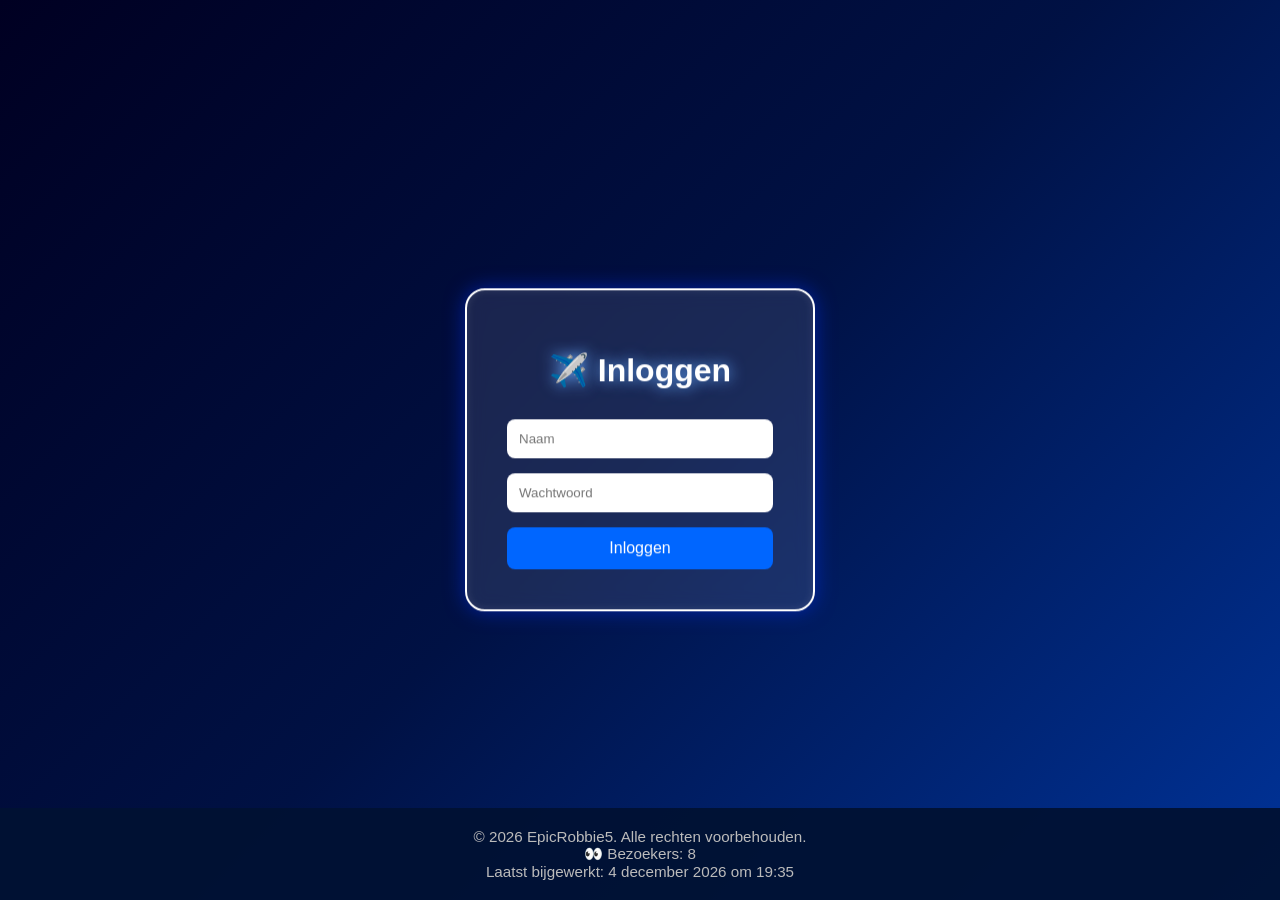
<file: login.html>
<!DOCTYPE html>
<html lang="nl">
<head>
    <meta charset="UTF-8">
    <meta name="viewport" content="width=device-width, initial-scale=1.0">
    <title>Login - Mijn Website</title>
    <link rel="stylesheet" href="style.css">
</head>
<body>

    <div class="login-box">
        <h1>✈️ Inloggen</h1>
        <input
            id="username"
            type="username"
            placeholder="Naam"
        >

        <input
            id="password"
            type="password"
            placeholder="Wachtwoord"
        >

        <button onclick="login()">
            Inloggen
        </button>
    </div>

    <script>
        document.getElementById("password").addEventListener("keydown", function(event) {
            if (event.key === "Enter") {
                login();
            }
        });
        function login() {
            const username =
                document.getElementById("username").value

            const password =
                document.getElementById("password").value;

            if(username === "Robbie" && password === "wright1903") {

                localStorage.setItem(
                    "loggedIn",
                    "true"
                );

                location.href = "index.html";

            }
            else if(username === "Plane" && password === "concorde1969") {

                localStorage.setItem(
                    "loggedIn",
                    "true"
                );

                location.href = "index.html";

            }
            else {

                alert("Verkeerd wachtwoord!");

            }
        }
    </script>
    <footer>
        <p>&copy; 2026 EpicRobbie5. Alle rechten voorbehouden.</p>
        <p>👀 Bezoekers: <span id="visits"></span></p>
        <p>Laatst bijgewerkt: <span id="lastUpdate"></span></p>
    </footer>
    <script>
        function logout() {

            localStorage.removeItem(
            "loggedIn"
            );

            location.href = "login.html";
        }
    </script>
    <script>
        const datum = new Date(document.lastModified);

        document.getElementById("lastUpdate").textContent =
            datum.toLocaleString("nl-BE", {
                day: "numeric",
                month: "long",
                year: "numeric",
                hour: "2-digit",
                minute: "2-digit"
            });
    </script>
    <script>
        let visits = localStorage.getItem("visits") || 0;
        visits++;
        localStorage.setItem("visits", visits);
        document.getElementById("visits").textContent = visits;
    </script>

</body>
</html>
</file>
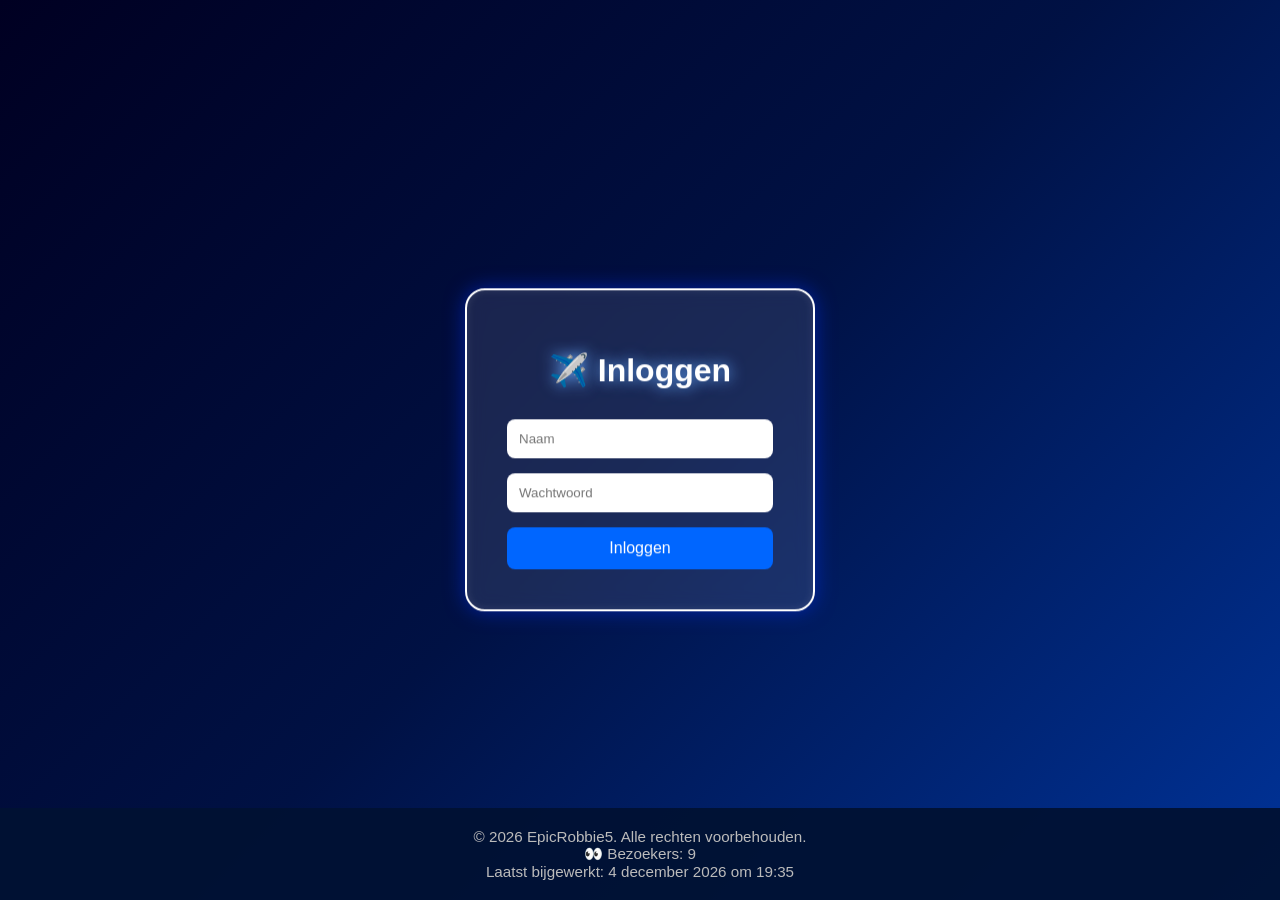
<file: over-mij.html>
<!DOCTYPE html>
<html lang="nl">
<head>
    <meta charset="UTF-8">
    <meta name="viewport" content="width=device-width, initial-scale=1.0">
    <title>Over mij - Mijn Website</title>
    <link rel="stylesheet" href="style.css">
</head>
<body>
    <script>
    if (
        localStorage.getItem("loggedIn")
        !== "true"
    ) {
        location.href = "login.html";
    }
    </script>
    <div class="topnav">
        <a href="index.html">Home</a>
        <a href="vliegtuigen.html">Vliegtuigen ✈️</a>
        <a href="helikopters.html">Helikopters</a>
        <a href="over-mij.html" class="active">Over mij</a>
        <a href="contact.html">Contact</a>
    </div>

    <div class="container">
        <h1>Over mij</h1>
        
        <div class="content">
            <div class="about-section">
                <h2>Wie ben ik?</h2>
                <p>Hallo! Ik ben EpicRobbie5, en welkom op mijn persoonlijke website. Dit is mijn eerste poging om een professionele online aanwezigheid op te bouwen.</p>
            </div>

            <div class="about-section">
                <h2>Mijn interesses</h2>
                <ul>
                    <li>✈️ Vliegtuigen en luchtvaart</li>
                    <li>💻 Web development en programmeren</li>
                    <li>🎨 Design en creativiteit</li>
                    <li>📚 Continu leren en groeien</li>
                    <li>Architectuur</li>
                </ul>
            </div>

            <div class="about-section">
                <h2>Vaardigheden</h2>
                <div class="skills">
                    <div class="skill">HTML5</div>
                    <div class="skill">CSS3</div>
                    <div class="skill">JavaScript</div>
                    <div class="skill">Web Design</div>
                </div>
            </div>

            <div class="about-section">
                <h2>Doelstelling</h2>
                <p>Mijn doel is om steeds betere webprojecten te creëren en mijn vaardigheden in programmeren en design voortdurend te verbeteren. Ik ben enthousiast over het leren van nieuwe technologieën en best practices in webontwikkeling.</p>
            </div>
        </div>
    </div>

    <footer>
        <p>&copy; 2026 EpicRobbie5. Alle rechten voorbehouden.</p>
    </footer>
</body>
</html>
</file>
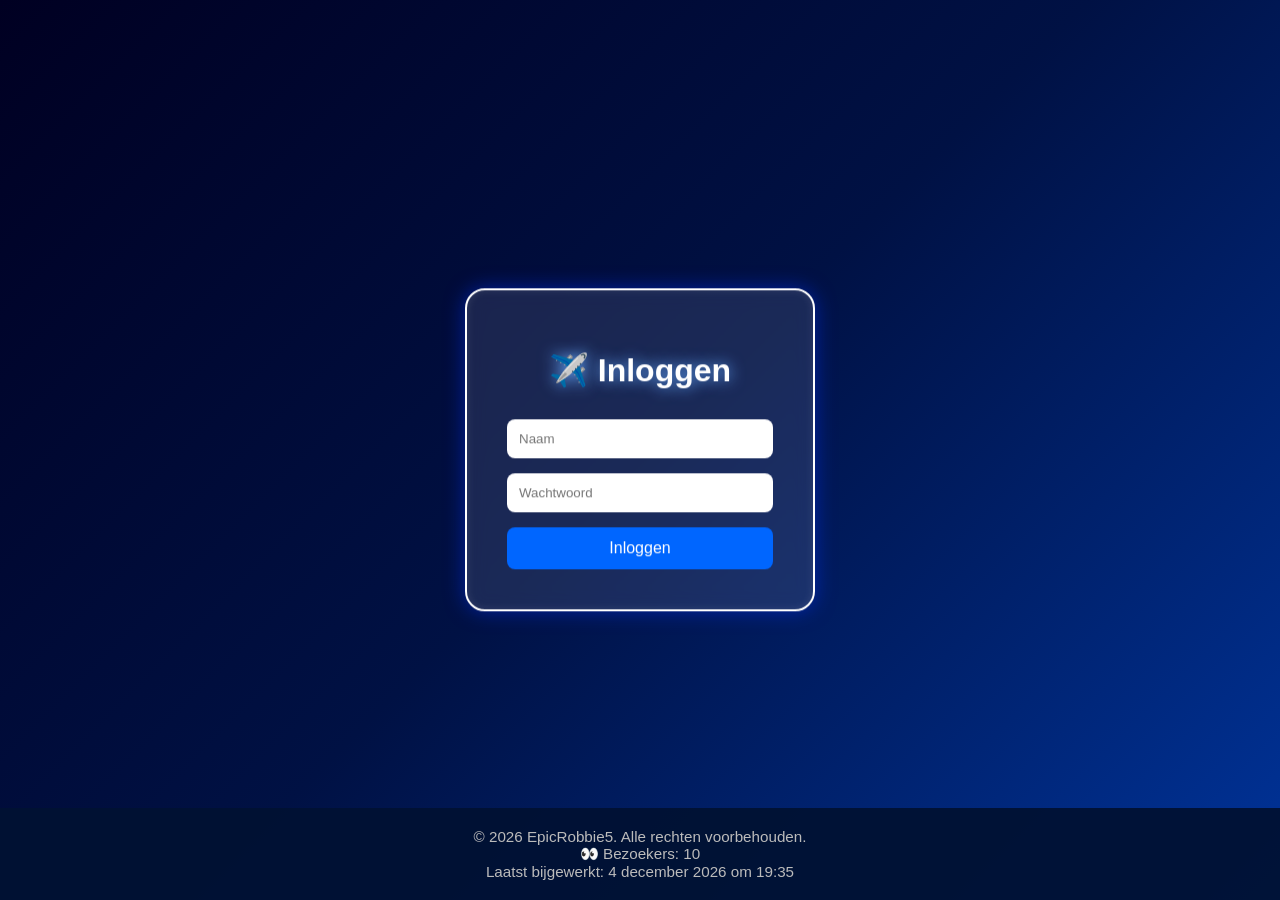
<file: send.html>
<!DOCTYPE html>
<html lang="nl">
<head>
    <meta charset="UTF-8">
    <meta name="viewport" content="width=device-width, initial-scale=1.0">
    <title>Bericht Verzonden - Mijn Website</title>
    <link rel="stylesheet" href="style.css">
</head>
<body>
    <script>
    if (
        localStorage.getItem("loggedIn")
        !== "true"
    ) {
        location.href = "login.html";
    }
    </script>
    <div class="topnav">
        <a href="index.html">Home</a>
        <a href="vliegtuigen.html">Vliegtuigen ✈️</a>
        <a href="helikopters.html">Helikopters</a>
        <a href="over-mij.html">Over mij</a>
        <a href="contact.html">Contact</a>
    </div>

    <div class="container">
        <h1>Dank je wel! 🎉</h1>
        
        <div class="content">
            <h2>Je bericht is verzonden</h2>
            <p>Bedankt voor je bericht! Ik zal zo snel mogelijk antwoorden.</p>

            <div class="card" style="background: linear-gradient(135deg, #e8f5e9, #c8e6c9); border-left: 4px solid #4caf50;">
                <h3 style="color: #2e7d32;">✅ Bericht Ontvangen</h3>
                <p><strong>Onderwerp:</strong> <span id="display-subject">-</span></p>
                <p><strong>Van:</strong> <span id="display-name">-</span></p>
                <p><strong>E-mail:</strong> <span id="display-email">-</span></p>
            </div>

            <div class="card">
                <h3>Je bericht:</h3>
                <p id="display-message" style="background: #f5f5f5; padding: 15px; border-radius: 8px; white-space: pre-wrap; line-height: 1.6;">-</p>
            </div>

            <div class="card" style="background: #f0f4ff; border-left: 4px solid #0066ff;">
                <h3>Volgende stappen:</h3>
                <ul>
                    <li>Ik zal je bericht controleren</li>
                    <li>Je ontvangt antwoord op je e-mailadres</li>
                    <li>Dit kan 1-2 werkdagen duren</li>
                </ul>
            </div>

            <div style="display: flex; gap: 15px; justify-content: center; flex-wrap: wrap; margin-top: 30px;">
                <a href="index.html" class="btn">🏠 Terug naar Home</a>
                <a href="contact.html" class="btn">📧 Ander Bericht</a>
            </div>
        </div>
    </div>

    <footer>
        <p>&copy; 2026 EpicRobbie5. Alle rechten voorbehouden.</p>
    </footer>

    <script>
        // Retrieve form data from localStorage
        const formData = JSON.parse(localStorage.getItem('contactFormData'));
        
        if (formData) {
            document.getElementById('display-subject').textContent = formData.subject || '-';
            document.getElementById('display-name').textContent = formData.name || '-';
            document.getElementById('display-email').textContent = formData.email || '-';
            document.getElementById('display-message').textContent = formData.message || '-';
            
            // Clear the stored data after displaying
            localStorage.removeItem('contactFormData');
        } else {
            // If no data found, redirect back to contact page
            window.location.href = 'contact.html';
        }
    </script>
</body>
</html>
</file>
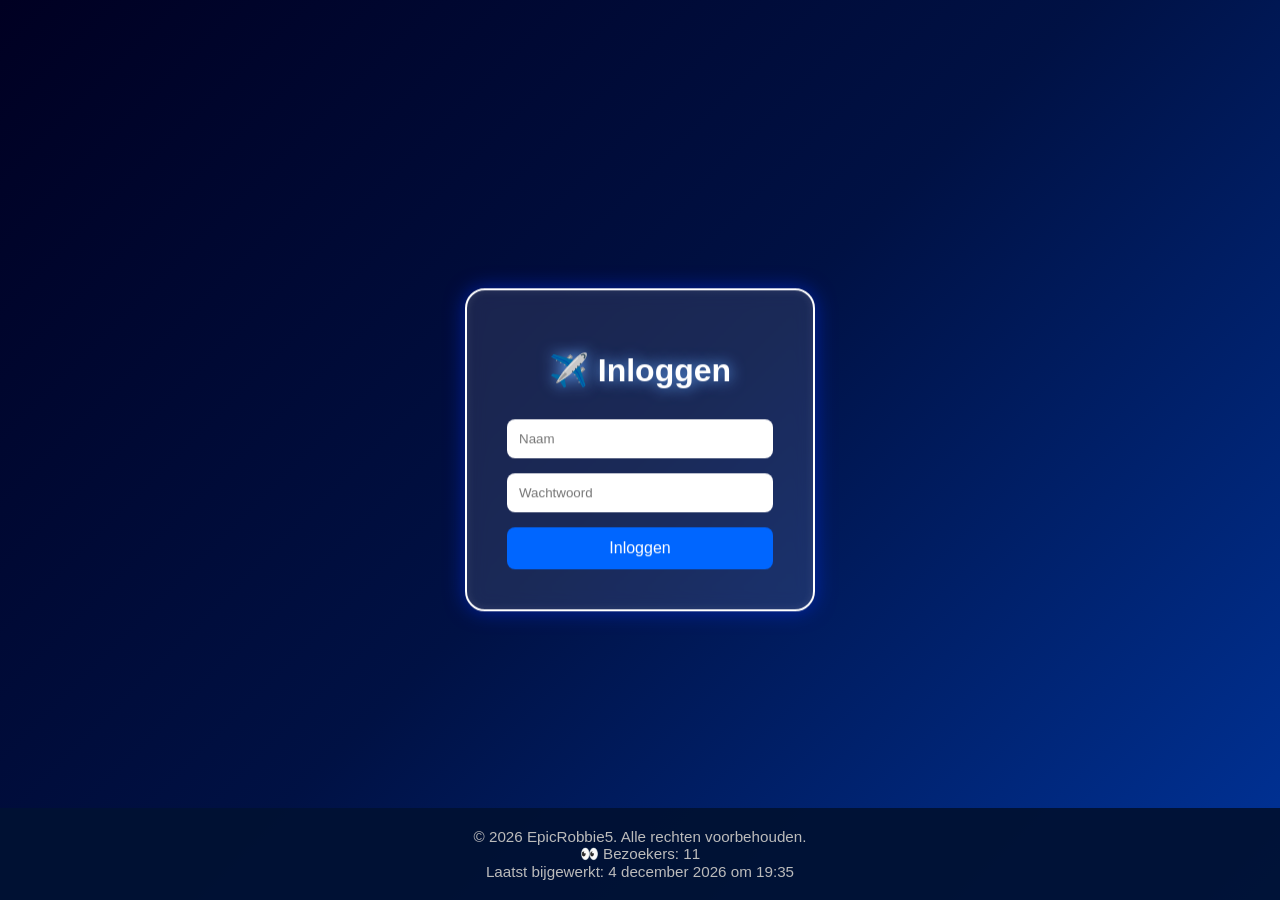
<file: settings.html>
<!DOCTYPE html>
<html lang="nl">
<head>
    <meta charset="UTF-8">
    <meta name="viewport" content="width=device-width, initial-scale=1.0">
    <title>Instellingen - Mijn Website</title>
    <link rel="icon" type="image/png" href="favicon.png">
    <link rel="stylesheet" href="style.css">
</head>
<body>
    <script>
    if (
        localStorage.getItem("loggedIn")
        !== "true"
    ) {
        location.href = "login.html";
    }
    </script>
    <div class="topnav">
        <a href="index.html">Home</a>
        <a href="vliegtuigen.html">Vliegtuigen ✈️</a>
        <a href="helikopters.html">Helikopters</a>
        <a href="over-mij.html">Over mij</a>
        <a href="contact.html">Contact</a>
        <a href="settings.html">Instellingen</a>
        <a href="#" onclick="logout()">Uitloggen</a>
    </div>

    <div class="container">
        <div class="hero">
            <h1>Instellingen</h1>
        </div>

        <div class="setting">
            <label>
                <input type="checkbox" id="darkMode">
                🌙 Donkere modus
            </label>
        </div>

        <div class="setting">
            <label>
                Gebruikersnaam:
                <input type="text" id="username" placeholder="Jouw naam">
            </label>
        </div>

        <div class="setting">
            <button onclick="saveSettings()">
                💾 Opslaan
            </button>
        </div>

        <p id="message"></p>

        <a href="index.html" class="home-button">
            🏠 Terug naar Home
        </a>
    </div>

    <script>
        window.onload = function() {
            document.getElementById("darkMode").checked =
                localStorage.getItem("darkMode") === "true";

            document.getElementById("username").value =
                localStorage.getItem("username") || "";

            applyTheme();
        };

        function saveSettings() {
            localStorage.setItem(
                "darkMode",
                document.getElementById("darkMode").checked
            );

            localStorage.setItem(
                "username",
                document.getElementById("username").value
            );

            applyTheme();

            document.getElementById("message").textContent =
                "✅ Instellingen opgeslagen!";
        }

        function applyTheme() {
            if (document.getElementById("darkMode").checked) {
                document.body.classList.add("dark");
            } else {
                document.body.classList.remove("dark");
            }
        }
    </script>
    </div>
    <footer>
        <p>&copy; 2026 EpicRobbie5. Alle rechten voorbehouden.</p>
        <p>👀 Bezoekers: <span id="visits"></span></p>
        <p>Laatst bijgewerkt: <span id="lastUpdate"></span></p>
    </footer>
    <script>
    function logout() {

        localStorage.removeItem(
            "loggedIn"
        );

        location.href = "login.html";
    }
    </script>
    <script>
        const datum = new Date(document.lastModified);

        document.getElementById("lastUpdate").textContent =
            datum.toLocaleString("nl-BE", {
                day: "numeric",
                month: "long",
                year: "numeric",
                hour: "2-digit",
                minute: "2-digit"
            });
    </script>
    <script>
        let visits = localStorage.getItem("visits") || 0;
        visits++;
        localStorage.setItem("visits", visits);
        document.getElementById("visits").textContent = visits;
    </script>
</body>
</html>
</file>
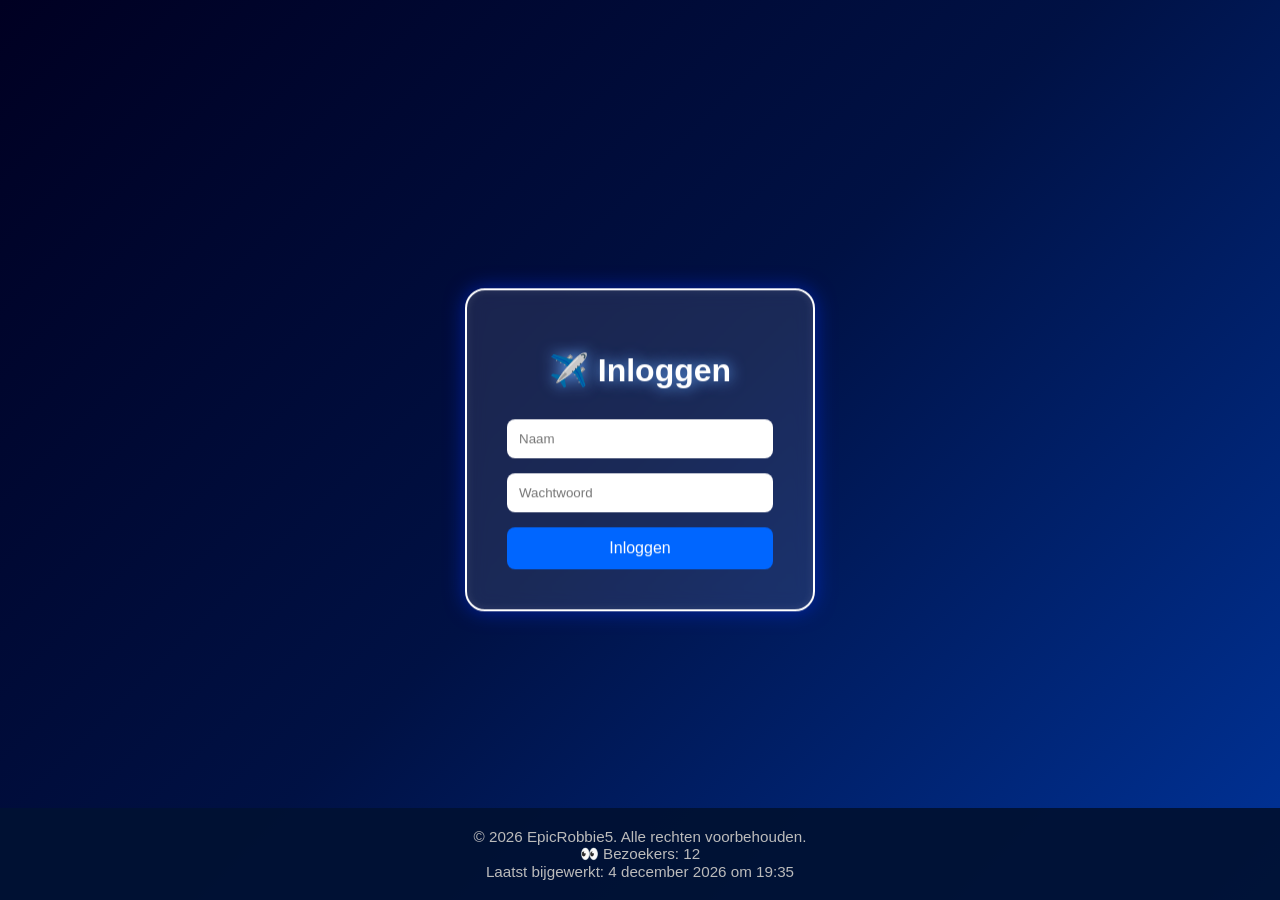
<file: vliegtuigen.html>
<!DOCTYPE html>
<html lang="nl">
<head>
    <meta charset="UTF-8">
    <meta name="viewport" content="width=device-width, initial-scale=1.0">
    <title>Vliegtuigen - Mijn Website</title>
    <link rel="stylesheet" href="style.css">
</head>
<body>
    <script>
    if (
        localStorage.getItem("loggedIn")
        !== "true"
    ) {
        location.href = "login.html";
    }
    </script>
    <div class="topnav">
        <a href="index.html">Home</a>
        <a href="vliegtuigen.html" class="active">Vliegtuigen ✈️</a>
        <a href="helikopters.html">Helikopters</a>
        <a href="over-mij.html">Over mij</a>
        <a href="contact.html">Contact</a>
    </div>

    <div class="container">
        <div class="hero">
            <h1>Vliegtuigen ✈️</h1>
        </div>
        
        <div class="content">
            <h2>Mijn fascinatie voor luchtvaart</h2>
            <p>Enkele vliegtuigen:</p>

            <div class="card">
                <h3>Boeing 747</h3>
                <p>De Boeing 747, bekend als de "Jumbo Jet", is een van de grootste passagiersvliegtuigen ter wereld. Het eerste exemplaar vloog in 1969.</p>
            </div>

            <div class="card">
                <h3>Airbus A380</h3>
                <p>De Airbus A380 is momenteel het grootste passagiersvliegtuig ter wereld. Het kan tot 853 passagiers vervoeren in een driedeksconfiguratie.</p>
            </div>

            <div class="card">
                <h3>Concorde</h3>
                <p>De Concorde was een supersonisch passagiersvliegtuig dat twee keer de geluidssnelheid kon bereiken. Het vloog van 1969 tot 2003.</p>
            </div>

            <div class="card">
                <h3>Wright Flyer</h3>
                <p>Het eerste gemotoriseerde, bestuurde en stabilisering zwaarder-dan-luchtvliegtuig was de Wright Flyer, geflogeerd in 1903.</p>
            </div>
        </div>
        <br></br>
        <div class="content">
            <h2>Ontdek de verschillende soorten!</h2>

            <div style="display: flex; gap: 15px; justify-content: center; flex-wrap: wrap;">
                <a href="boeing.html" class="btn">Boeing ✈️</a>
                <a href="airbus.html" class="btn">Airbus ✈️</a>
            </div>
        </div>
        <br></br>
        <div class="content">
            <h2>Vergelijking</h2>

            <div style="display: flex; gap: 15px; justify-content: center; flex-wrap: wrap;">
                <a href="comparison.html" class="btn">Airbus VS Boeing 🆚</a>
            </div>
        </div>
        <br><br>
        <div class="content">
            <h2>De Speciale</h2>
            <div style="display: flex; gap: 15px; justify-content: center; flex-wrap: wrap;">
                <a href="concorde.html" class="btn">Concorde</a>
                <a href="wrightFlyer.html" class="btn">Wright Flyer</a>
            </div>
        </div>
    </div>

    <footer>
        <p>&copy; 2026 EpicRobbie5. Alle rechten voorbehouden.</p>
    </footer>
</body>
</html>
</file>
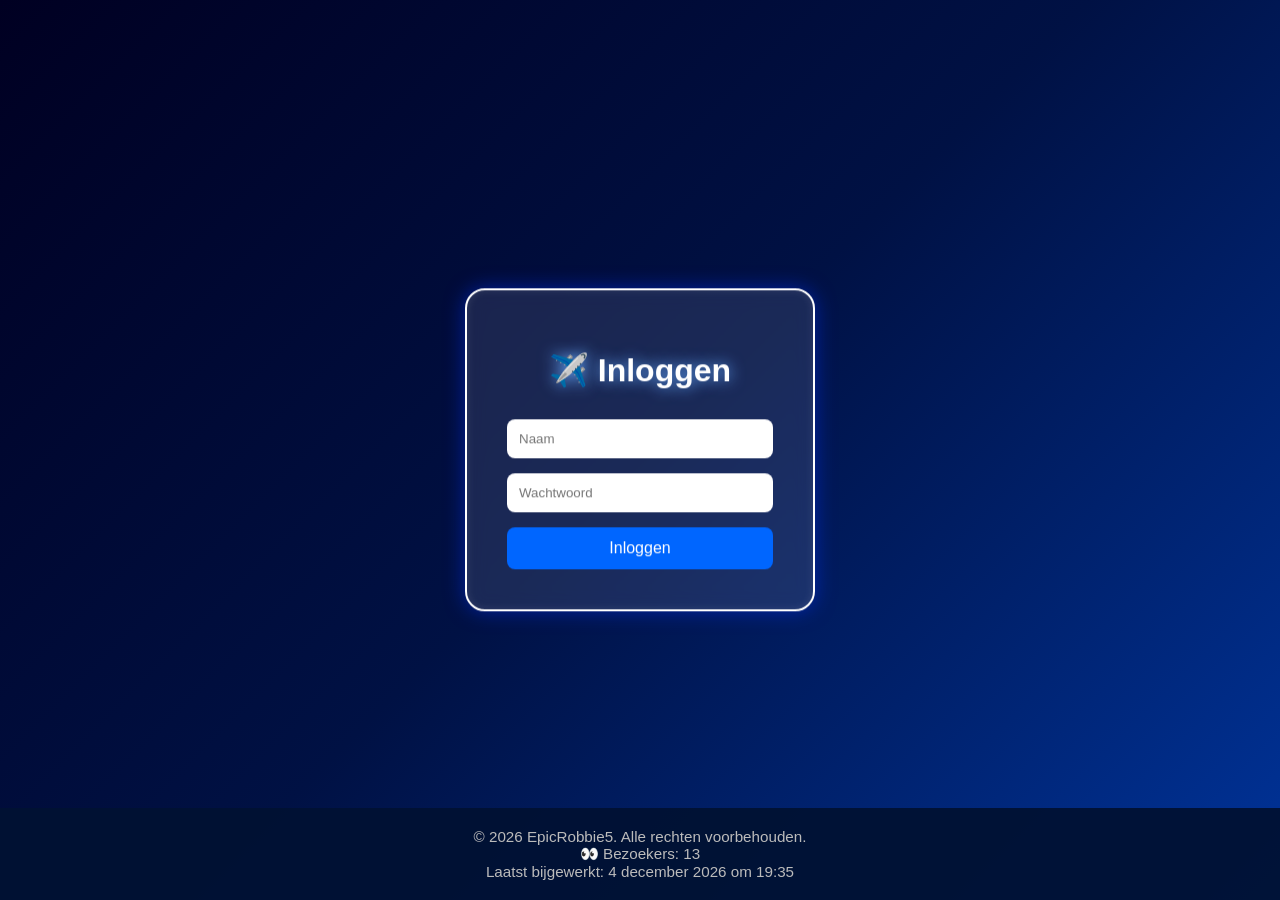
<file: wrightFlyer.html>
<!DOCTYPE html>
<html lang="nl">
<head>
    <meta charset="UTF-8">
    <meta name="viewport" content="width=device-width, initial-scale=1.0">
    <title>Wright Flyer - Mijn Website</title>
    <link rel="stylesheet" href="style.css">
</head>
<body>
    <script>
    if (
        localStorage.getItem("loggedIn")
        !== "true"
    ) {
        location.href = "login.html";
    }
    </script>
    <div class="topnav">
        <a href="index.html">Home</a>
        <a href="vliegtuigen.html">Vliegtuigen ✈️</a>
        <a href="helikopters.html">Helikopters</a>
        <a href="over-mij.html">Over mij</a>
        <a href="contact.html">Contact</a>
    </div>

    <div class="container">
        <h1>De Wright Flyer</h1>
        <div class="content">
            <h2 class="hidden">De Eerste Gemotoriseerde Vlucht</h2>
            <p class="hidden">De Wright Flyer was het eerste succesvolle gemotoriseerde vliegtuig ter wereld. Het werd ontworpen en gebouwd door de gebroeders Wright en maakte op 17 december 1903 de eerste gecontroleerde, gemotoriseerde vlucht in de geschiedenis. Dit toestel vormde het begin van de moderne luchtvaart.</p>

            <div class="card">
                <h3 class="hidden">📊 Basisgegevens</h3>
                <table class="hidden" style="width: 100%; border-collapse: collapse;">
                    <tr style="background: #f0f4ff;">
                        <td style="border: 1px solid #ddd; padding: 10px; font-weight: bold;">Eerste vlucht:</td>
                        <td style="border: 1px solid #ddd; padding: 10px;">17 december 1903</td>
                    </tr>
                    <tr>
                        <td style="border: 1px solid #ddd; padding: 10px; font-weight: bold;">Maximale snelheid:</td>
                        <td style="border: 1px solid #ddd; padding: 10px;">Ongeveer 48 km/u</td>
                    </tr>
                    <tr style="background: #f0f4ff;">
                        <td style="border: 1px solid #ddd; padding: 10px; font-weight: bold;">Piloten:</td>
                        <td style="border: 1px solid #ddd; padding: 10px;">1 persoon</td>
                    </tr>
                    <tr>
                        <td style="border: 1px solid #ddd; padding: 10px; font-weight: bold;">Spanwijdte:</td>
                        <td style="border: 1px solid #ddd; padding: 10px;">12,3 meter</td>
                    </tr>
                    <tr style="background: #f0f4ff;">
                        <td style="border: 1px solid #ddd; padding: 10px; font-weight: bold;">Motor:</td>
                        <td style="border: 1px solid #ddd; padding: 10px;">12 pk benzinemotor</td>
                    </tr>
                    <tr>
                        <td style="border: 1px solid #ddd; padding: 10px; font-weight: bold;">Bouwjaar:</td>
                        <td style="border: 1px solid #ddd; padding: 10px;">1903</td>
                    </tr>
                </table>
            </div>

            <h2 class="hidden">🌟 Revolutionaire Kenmerken</h2>

            <div class="card">
                <h3 class="hidden">🛫 Eerste Gemotoriseerde Vlucht</h3>
                <p class="hidden">Op 17 december 1903 vloog de Wright Flyer 36 meter in 12 seconden. Hoewel dit kort lijkt, veranderde het de geschiedenis voorgoed.</p>
            </div>

            <div class="card">
                <h3 class="hidden">⚙️ Eigen Motor</h3>
                <p class="hidden">Omdat er geen geschikte vliegtuigmotor bestond, bouwden de gebroeders Wright zelf een lichte benzinemotor speciaal voor hun vliegtuig.</p>
            </div>

            <div class="card">
                <h3 class="hidden">🎯 Bestuurbaarheid</h3>
                <p class="hidden">De Wright Flyer was een van de eerste vliegtuigen die gecontroleerd kon worden bestuurd tijdens de vlucht dankzij een innovatief systeem voor rol-, hoogte- en richtingscontrole.</p>
            </div>

            <div class="card">
                <h3 class="hidden">🪵 Lichtgewicht Constructie</h3>
                <p class="hidden">Het toestel was grotendeels gebouwd uit sparrenhout en bespannen met speciaal doek om het gewicht zo laag mogelijk te houden.</p>
            </div>

            <h2 class="hidden">✈️ Historische Details</h2>

            <div class="card">
                <h3 class="hidden">📍 Eerste Vluchten</h3>
                <ul class="hidden">
                    <li class="hidden"><strong>Locatie:</strong> Kitty Hawk, North Carolina (VS)</li>
                    <li class="hidden"><strong>Eerste vlucht:</strong> 36 meter in 12 seconden</li>
                    <li class="hidden"><strong>Langste vlucht die dag:</strong> 260 meter in 59 seconden</li>
                    <li class="hidden">Vier succesvolle vluchten op dezelfde dag</li>
                </ul>
            </div>

            <div class="card">
                <h3 class="hidden">👨‍🔧 De Gebroeders Wright</h3>
                <ul class="hidden">
                    <li class="hidden"><strong>Orville Wright</strong> bestuurde de eerste vlucht</li>
                    <li class="hidden"><strong>Wilbur Wright</strong> hielp bij de lancering</li>
                    <li class="hidden">Beide broers waren oorspronkelijk fietsenmakers</li>
                    <li class="hidden">Ze voerden jarenlang experimenten uit met zweefvliegtuigen</li>
                </ul>
            </div>

            <h2 class="hidden">🔬 Technologische Doorbraak</h2>

            <div class="card">
                <h3 class="hidden">Waarom was de Wright Flyer zo belangrijk?</h3>
                <ul class="hidden">
                    <li class="hidden">🛫 Eerste succesvolle gemotoriseerde vlucht</li>
                    <li class="hidden">🎯 Eerste vliegtuig met effectieve besturing</li>
                    <li class="hidden">⚙️ Ontwikkeling van nieuwe luchtvaarttechnieken</li>
                    <li class="hidden">🌍 Start van de moderne luchtvaartindustrie</li>
                    <li class="hidden">📚 Basis voor alle toekomstige vliegtuigen</li>
                </ul>
            </div>

            <div class="card" style="background: #e8f5e9; border-left: 4px solid #4caf50;">
                <h3 class="hidden">🏆 Historisch Moment</h3>
                <p class="hidden">De eerste vlucht van de Wright Flyer wordt algemeen beschouwd als het begin van het tijdperk van de gemotoriseerde luchtvaart. Binnen slechts 66 jaar na deze vlucht zette de mens voet op de maan.</p>
            </div>

            <h2 class="hidden">🏆 Erfenis</h2>

            <div class="card">
                <h3 class="hidden">Waarom blijft de Wright Flyer Iconisch?</h3>
                <ul class="hidden">
                    <li class="hidden">✈️ Het eerste succesvolle vliegtuig ter wereld</li>
                    <li class="hidden">🔬 Baanbrekende technologie voor zijn tijd</li>
                    <li class="hidden">🌍 Begin van wereldwijde luchtvaart</li>
                    <li class="hidden">📚 Een van de belangrijkste uitvindingen uit de geschiedenis</li>
                    <li class="hidden">🏛️ Het originele toestel wordt bewaard in een museum</li>
                    <li class="hidden">🚀 Inspireerde generaties vliegtuigontwerpers</li>
                </ul>
            </div>

            <h2 class="hidden">🔮 Invloed op de Toekomst</h2>

            <div class="card">
                <p class="hidden">Van de eenvoudige Wright Flyer tot moderne straalvliegtuigen en ruimtevaartuigen: vrijwel elke luchtvaartontwikkeling bouwt voort op het werk van de gebroeders Wright.</p>
                <ul class="hidden">
                    <li class="hidden">✈️ Moderne passagiersvliegtuigen</li>
                    <li class="hidden">🪖 Militaire luchtvaart</li>
                    <li class="hidden">🚁 Helikopters</li>
                    <li class="hidden">🚀 Ruimtevaart</li>
                    <li class="hidden">🛰️ Geavanceerde lucht- en ruimtevaarttechnologie</li>
                </ul>
            </div>
        </div>

        <br><br>

        <div class="content">
            <h2 class="hidden">Terug naar overzicht</h2>
            <p class="hidden"><a href="vliegtuigen.html" style="color: #0066ff; font-weight: bold;">← Terug naar Vliegtuigen</a></p>
            <p class="hidden"><a href="#" class="top-button">⬆️</a></p>
        </div>

    </div>
    <footer>
        <p>&copy; 2026 EpicRobbie5. Alle rechten voorbehouden.</p>
    </footer>
</body>
</html>
</file>
<file: style.css>
/* ===== GLOBAL STYLES ===== */
* {
    box-sizing: border-box;
}

html, body {
    margin: 0;
    padding: 0;
    width: 100%;
    font-family: 'Segoe UI', Tahoma, Geneva, Verdana, sans-serif;
    background: linear-gradient(135deg, #000022, #001144, #003399);
    color: #333;
    min-height: 100vh;
}

body {
    display: flex;
    flex-direction: column;
    animation: fadeIn 1s;
}

.login-box {
    position: fixed;
    top: 50%;
    left: 50%;
    transform: translate(-50%, -50%);
    background: rgba(255, 255, 255, 0.1);
    backdrop-filter: blur(10px);
    border: 2px solid white;
    padding: 40px;
    border-radius: 20px;

    width: 350px;
    text-align: center;

    box-shadow:
        0 0 20px rgba(0, 51, 255, 0.5),
        inset 0 0 10px rgba(255, 255, 255, 0.1);
}

.login-box h1 {
    margin-bottom: 30px;
    color: white;
    animation: fadeInDown 0.8s ease;
}

.login-box input {
    width: 100%;
    padding: 12px;

    margin-bottom: 15px;

    border: none;
    border-radius: 8px;

    box-sizing: border-box;
}

.login-box button {
    width: 100%;
    padding: 12px;

    border: none;
    border-radius: 8px;

    background: #0066ff;
    color: white;

    font-size: 16px;
    cursor: pointer;

    transition: 0.3s;
}

.login-box button:hover {
    background: #3385ff;
    transform: scale(1.03);
}

/* ===== TOPNAV ===== */
.topnav {
    position: fixed;
    top: 0;
    left: 0;
    width: 100%;
    background: rgba(255, 255, 255, 0.1);
    backdrop-filter: blur(10px);
    display: flex;
    justify-content: center;
    gap: 20px;
    padding: 14px 0;
    z-index: 1000;
    box-shadow: 0 2px 10px rgba(0, 0, 0, 0.3);
}

.topnav a {
    color: white;
    text-decoration: none;
    font-weight: bold;
    padding: 10px 18px;
    border-radius: 8px;
    transition: all 0.3s ease;
    font-size: 16px;
}

.topnav a:hover {
    background: rgba(255, 255, 255, 0.2);
    transform: translateY(-2px);
}

.topnav a.active {
    background: rgba(0, 102, 255, 0.8);
    box-shadow: 0 4px 12px rgba(0, 102, 255, 0.4);
}
.logoutBtn {
    right: 20px;
}
/* ===== CONTAINER ===== */
.container {
    flex: 1;
    padding-top: 100px;
    padding-bottom: 50px;
    max-width: 900px;
    margin: 0 auto;
    width: 100%;
    padding-left: 20px;
    padding-right: 20px;
}

.container h1 {
    color: #0066ff;
    text-align: center;
    font-size: 2.5em;
    margin-bottom: 30px;
    text-shadow: 0 2px 4px rgba(0, 0, 0, 0.1);
}

/* ===== CONTENT SECTIONS ===== */
.content {
    background: white;
    border-radius: 12px;
    padding: 40px;
    box-shadow: 0 8px 30px rgba(0, 0, 0, 0.2);
    line-height: 1.8;
}

.content h2 {
    color: #0066ff;
    margin-top: 0;
    border-bottom: 2px solid #0066ff;
    padding-bottom: 10px;
}

.content h3 {
    color: #003399;
    margin-top: 25px;
}

.content p {
    color: #555;
    font-size: 1.05em;
}

.content ul {
    color: #555;
    font-size: 1.05em;
}

.content ul li {
    margin-bottom: 10px;
}

/* ===== HERO SECTION ===== */
.hero {
    text-align: center;
    color: white;
    margin-bottom: 40px;
}

.hero h1 {
    color: white;
    font-size: 3em;
    margin: 0;
    text-shadow: 0 4px 8px rgba(0, 0, 0, 0.4);
    animation: fadeInDown 0.8s ease;
}

.hero p {
    font-size: 1.3em;
    margin-top: 10px;
    color: #ccc;
    animation: fadeInUp 0.8s ease 0.2s both;
}

/* ===== CARDS ===== */
.card {
    background: #f8f9ff;
    border-left: 4px solid #0066ff;
    padding: 20px;
    margin: 20px 0;
    border-radius: 8px;
    transition: all 0.3s ease;
}

.card:hover {
    transform: translateX(5px);
    box-shadow: 0 4px 12px rgba(0, 102, 255, 0.2);
}

.card h3 {
    color: #0066ff;
    margin-top: 0;
}

.card p {
    margin-bottom: 0;
}

h1 {
    text-shadow: 0 0 15px #66aaff;
}
/* ===== ABOUT PAGE ===== */
.about-section {
    margin-bottom: 30px;
    padding-bottom: 30px;
    border-bottom: 1px solid #eee;
}

.about-section:last-child {
    border-bottom: none;
}

.about-section h2 {
    color: #0066ff;
    margin-bottom: 15px;
}

.about-section p {
    color: #555;
    line-height: 1.8;
}

.about-section ul {
    list-style-position: inside;
}

.skills {
    display: flex;
    flex-wrap: wrap;
    gap: 12px;
    margin-top: 15px;
}

.skill {
    background: linear-gradient(135deg, #0066ff, #0044cc);
    color: white;
    padding: 10px 18px;
    border-radius: 20px;
    font-weight: bold;
    font-size: 0.95em;
}

/* ===== CONTACT PAGE ===== */
.contact-info {
    display: grid;
    grid-template-columns: repeat(auto-fit, minmax(250px, 1fr));
    gap: 20px;
    margin: 30px 0;
}

.contact-card {
    background: linear-gradient(135deg, #f8f9ff, #f0f4ff);
    padding: 20px;
    border-radius: 8px;
    border-left: 4px solid #0066ff;
    transition: all 0.3s ease;
}

.contact-card:hover {
    transform: translateY(-5px);
    box-shadow: 0 8px 20px rgba(0, 102, 255, 0.2);
}

.contact-card h3 {
    color: #0066ff;
    margin-top: 0;
}

.contact-card a {
    color: #0066ff;
    text-decoration: none;
    font-weight: bold;
}

.contact-card a:hover {
    text-decoration: underline;
}

.contact-form-section {
    margin-top: 40px;
    padding-top: 30px;
    border-top: 2px solid #eee;
}

.contact-form {
    margin-top: 20px;
}

.form-group {
    margin-bottom: 20px;
}

.form-group label {
    display: block;
    color: #0066ff;
    font-weight: bold;
    margin-bottom: 8px;
}

.form-group input,
.form-group textarea {
    width: 100%;
    padding: 12px;
    border: 2px solid #ddd;
    border-radius: 6px;
    font-family: inherit;
    font-size: 1em;
    transition: border-color 0.3s ease;
}

.form-group input:focus,
.form-group textarea:focus {
    outline: none;
    border-color: #0066ff;
    box-shadow: 0 0 0 3px rgba(0, 102, 255, 0.1);
}

.btn {
    background: linear-gradient(135deg, #0066ff, #0044cc);
    color: white;
    padding: 14px 30px;
    border: none;
    border-radius: 6px;
    font-weight: bold;
    font-size: 1em;
    cursor: pointer;
    transition: all 0.3s ease;
    box-shadow: 0 4px 12px rgba(0, 102, 255, 0.3);
}

.btn:hover {
    transform: translateY(-2px);
    box-shadow: 0 6px 20px rgba(0, 102, 255, 0.4);
}

.btn:active {
    transform: translateY(0);
}

/* ===== FOOTER ===== */
footer {
    background: rgba(0, 17, 51, 0.95);
    color: white;
    text-align: center;
    padding: 20px;
    margin-top: auto;
    font-size: 0.95em;
}

footer p {
    margin: 0;
    color: #bbb;
}

/* ===== BACK TO TOP ===== */
.top-button {
    position: fixed;
    bottom: 20px;
    right: 20px;

    text-decoration: none;
    font-size: 2rem;
}

.top-button:hover {
    transform: translateY(-2px);
}
/* 404 PAGINA */
.error-container {
    text-align: center;
    padding: 40px;
}

.error-container h1 {
    font-size: 8rem;
    margin: 0;
    text-shadow: 0 0 20px rgba(255,255,255,0.4);
    color: white;
}

.error-container h2 {
    margin-top: 10px;
    font-size: 2rem;
    color: white;
}

.error-container p {
    font-size: 1.2rem;
    margin: 20px 0 30px;
    color: white;
}

.home-button {
    display: inline-block;
    padding: 15px 30px;
    background: rgba(255,255,255,0.15);
    color: white;

    text-decoration: none;
    font-weight: bold;

    border-radius: 12px;
    border: 1px solid rgba(255,255,255,0.2);

    transition: all 0.3s ease;
}

.home-button:hover {
    transform: translateY(-3px);
    background: rgba(255,255,255,0.25);
    box-shadow: 0 0 15px rgba(255,255,255,0.3);
}
/* ===== SETTINGS ===== */
.setting {
    margin: 20px 0;
}

.setting input[type="text"] {
    width: 100%;
    padding: 10px;
    margin-top: 5px;

    border: none;
    border-radius: 8px;
}

.setting button {
    padding: 12px 24px;

    border: none;
    border-radius: 10px;

    font-weight: bold;
    cursor: pointer;
}

.dark {
    background: #000022 !important;
    color: white;
}

#message {
    margin-top: 15px;
    font-weight: bold;
}
/* ===== GAME ===== */
#game {
    width: 600px;
    height: 500px;

    margin: auto;

    position: relative;
    overflow: hidden;

    border: 3px solid white;
}

#plane {
    position: absolute;
    transition: left 0.1s;
    bottom: 20px;
    left: 280px;

    width: 80px;
}
/* ===== ANIMATIONS ===== */
@keyframes fadeInDown {
    from {
        opacity: 0;
        transform: translateY(-20px);
    }
    to {
        opacity: 1;
        transform: translateY(0);
    }
}

@keyframes fadeInUp {
    from {
        opacity: 0;
        transform: translateY(20px);
    }
    to {
        opacity: 1;
        transform: translateY(0);
    }
}

.plane {
    position: fixed;
    font-size: 3rem;
    animation: fly 12s linear infinite;
}

@keyframes fly {
    from {
        left: -100px;
        top: 80%;
    }

    to {
        left: calc(100% + 100px);
        top: 10%;
    }
}
@keyframes fadeIn {
    from {
        opacity: 0;
    }

    to {
        opacity: 1;
    }
}
/* .hidden {
    opacity: 0;
    transform: translateY(40px);
    transition: all 0.8s ease;
}

.show {
    opacity: 1;
    transform: translateY(0);
}
*/
/* ===== RESPONSIVE DESIGN ===== */
@media (max-width: 768px) {
    .topnav {
        gap: 10px;
        padding: 10px 0;
        flex-direction: column;
    }

    .topnav a {
        padding: 8px 12px;
        font-size: 14px;
    }

    .container {
        padding-top: 80px;
        padding-left: 15px;
        padding-right: 15px;
    }

    .container h1 {
        font-size: 2em;
    }

    .hero h1 {
        font-size: 2em;
    }

    .hero p {
        font-size: 1.1em;
    }

    .content {
        padding: 25px;
    }

    .contact-info {
        grid-template-columns: 1fr;
    }

    .skills {
        gap: 8px;
    }

    .skill {
        padding: 8px 14px;
        font-size: 0.9em;
    }
}

@media (max-width: 480px) {
    .topnav {
        gap: 5px;
        padding: 8px 0;
    }

    .topnav a {
        padding: 6px 10px;
        font-size: 12px;
    }

    .container {
        padding-top: 70px;
    }

    .container h1 {
        font-size: 1.5em;
        margin-bottom: 20px;
    }

    .hero h1 {
        font-size: 1.5em;
    }

    .hero p {
        font-size: 1em;
    }

    .content {
        padding: 15px;
    }

    .content h2 {
        font-size: 1.3em;
    }

    .content p {
        font-size: 1em;
    }
}
</file>
